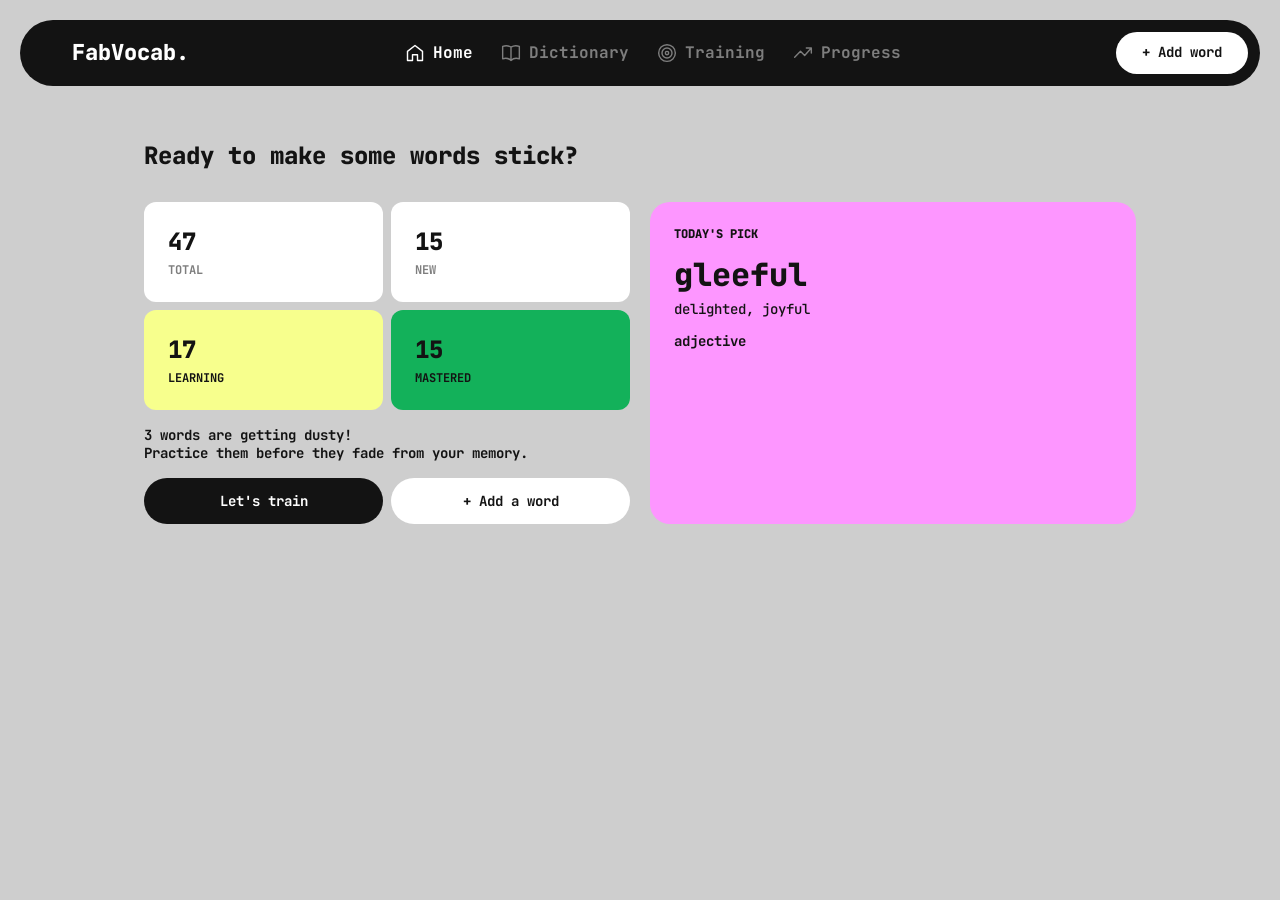
<file: pages/index.html>
<!doctype html>
<html lang="en">
<head>
  <meta charset="utf-8">
  <meta name="viewport" content="width=device-width, initial-scale=1">
  <title>Home | FabVocab</title>

  <link rel="preconnect" href="https://fonts.googleapis.com">
  <link rel="preconnect" href="https://fonts.gstatic.com" crossorigin>
  <link href="https://fonts.googleapis.com/css2?family=JetBrains+Mono:ital,wght@0,100..800;1,100..800&display=swap" rel="stylesheet">
  <link rel="stylesheet" href="../styles/base.css">
  <link rel="stylesheet" href="../styles/home.css">
</head>

<body>
  <!-- Shared decorative icons -->
  <svg class="icon-definitions" xmlns="http://www.w3.org/2000/svg" aria-hidden="true">
    <symbol id="icon-home" viewBox="0 0 24 24">
      <path d="m3 10 9-7 9 7v11h-6v-7H9v7H3Z"/>
    </symbol>

    <symbol id="icon-dictionary" viewBox="0 0 24 24">
      <path d="M12 5v16M12 5C9 3 5 3 2 4v15c3-1 7-1 10 2 3-3 7-3 10-2V4c-3-1-7-1-10 1Z"/>
    </symbol>

    <symbol id="icon-training" viewBox="0 0 24 24">
      <circle cx="12" cy="12" r="10"/>
      <circle cx="12" cy="12" r="6"/>
      <circle cx="12" cy="12" r="2"/>
    </symbol>

    <symbol id="icon-progress" viewBox="0 0 24 24">
      <path d="m2 17 7-7 5 5 8-9 M16 6h6v6"/>
    </symbol>

    <symbol id="icon-plus" viewBox="0 0 24 24">
      <path d="M12 5v14M5 12h14"/>
    </symbol>

    <symbol id="icon-eye" viewBox="0 0 24 24">
      <path d="M1 12s4-8 11-8 11 8 11 8-4 8-11 8S1 12 1 12Z"/>
      <circle cx="12" cy="12" r="3"/>
    </symbol>
  </svg>

  <!-- Mobile header -->
  <header class="mobile-header">
    <a class="brand" href="index.html">FabVocab.</a>
    <span class="profile-avatar">AB</span>
  </header>

  <!-- Bottom navigation on mobile; top navigation on desktop -->
  <nav class="primary-navigation" aria-label="Main navigation">
    <a class="brand" href="index.html">FabVocab.</a>

    <div class="navigation-destinations">
      <a
        class="navigation-item navigation-current"
        href="index.html"
        aria-current="page"
      >
        <svg class="interface-icon" aria-hidden="true">
          <use href="#icon-home"/>
        </svg>
        <span>Home</span>
      </a>

      <a class="navigation-item" href="dictionary.html">
        <svg class="interface-icon" aria-hidden="true">
          <use href="#icon-dictionary"/>
        </svg>
        <span>Dictionary</span>
      </a>

      <a class="navigation-item" href="training.html">
        <svg class="interface-icon" aria-hidden="true">
          <use href="#icon-training"/>
        </svg>
        <span>Training</span>
      </a>

      <a class="navigation-item" href="progress.html">
        <svg class="interface-icon" aria-hidden="true">
          <use href="#icon-progress"/>
        </svg>
        <span>Progress</span>
      </a>
    </div>

    <a class="add-word" href="dictionary.html#add-word" aria-label="Add a word">
      <svg class="interface-icon" aria-hidden="true">
        <use href="#icon-plus"/>
      </svg>
      <span>+ Add word</span>
    </a>
  </nav>

  <main class="home-content">

    <!-- Dashboard: the overview is generated from state by home.js -->
    <section
      class="home-screen home-dashboard"
      id="home"
      aria-labelledby="home-heading"
    >
      <h1 class="home-greeting" id="home-heading">
        Ready to make some words stick?
      </h1>

      <div class="home-overview" id="home-overview"></div>
    </section>

    <!-- Empty state: shown by home.js when the dictionary has no words -->
    <section
      class="home-screen home-empty"
      id="home-empty"
      aria-labelledby="empty-heading"
    >
      <div class="empty-state">
        <div class="empty-message">
          <span class="empty-illustration" aria-hidden="true">
            <svg class="interface-icon">
              <use href="#icon-eye"/>
            </svg>
          </span>

          <h1 class="empty-heading" id="empty-heading">
            Nothing here yet
          </h1>

          <p class="empty-description">
            Your future favourite words are waiting out there — go catch one.
          </p>
        </div>

        <a class="button button-primary action-first" href="dictionary.html#add-word">
          + Add the first one
        </a>
      </div>
    </section>
  </main>

  <script type="module" src="../scripts/home.js"></script>
</body>
</html>
</file>
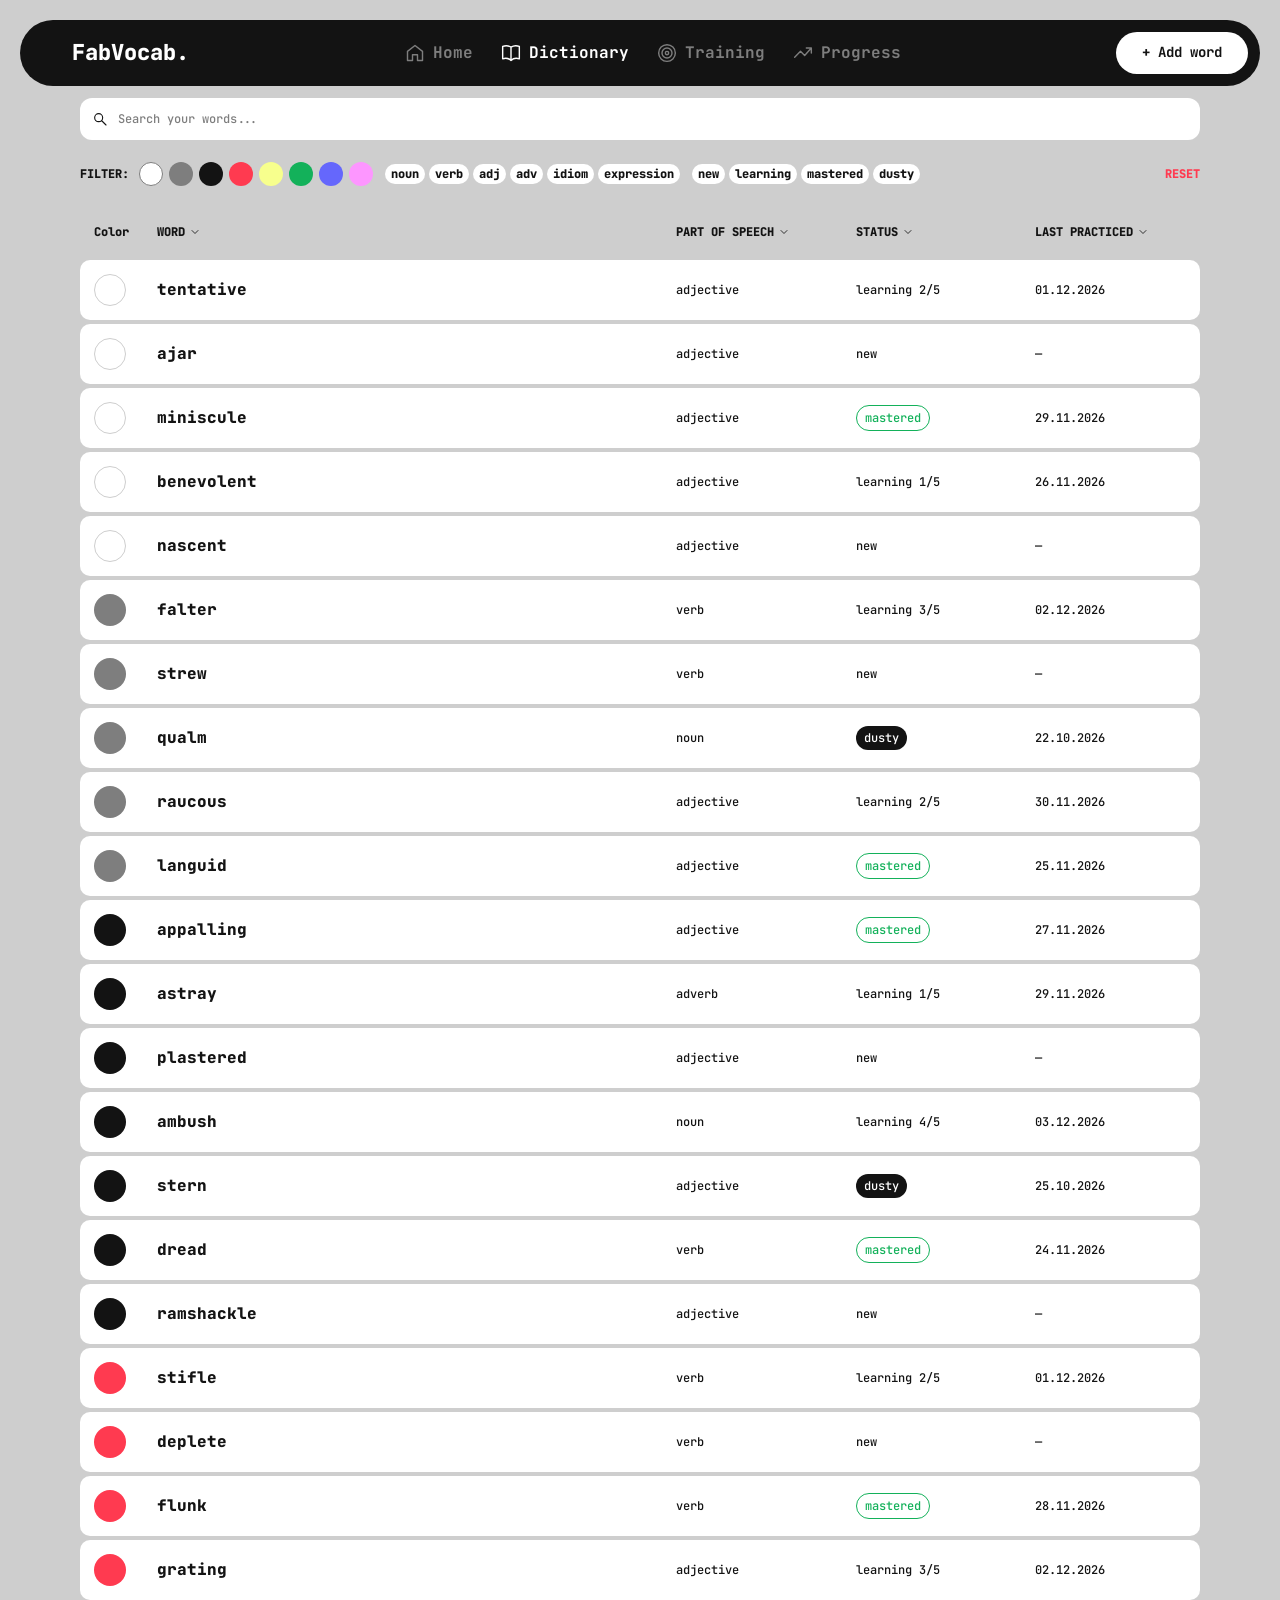
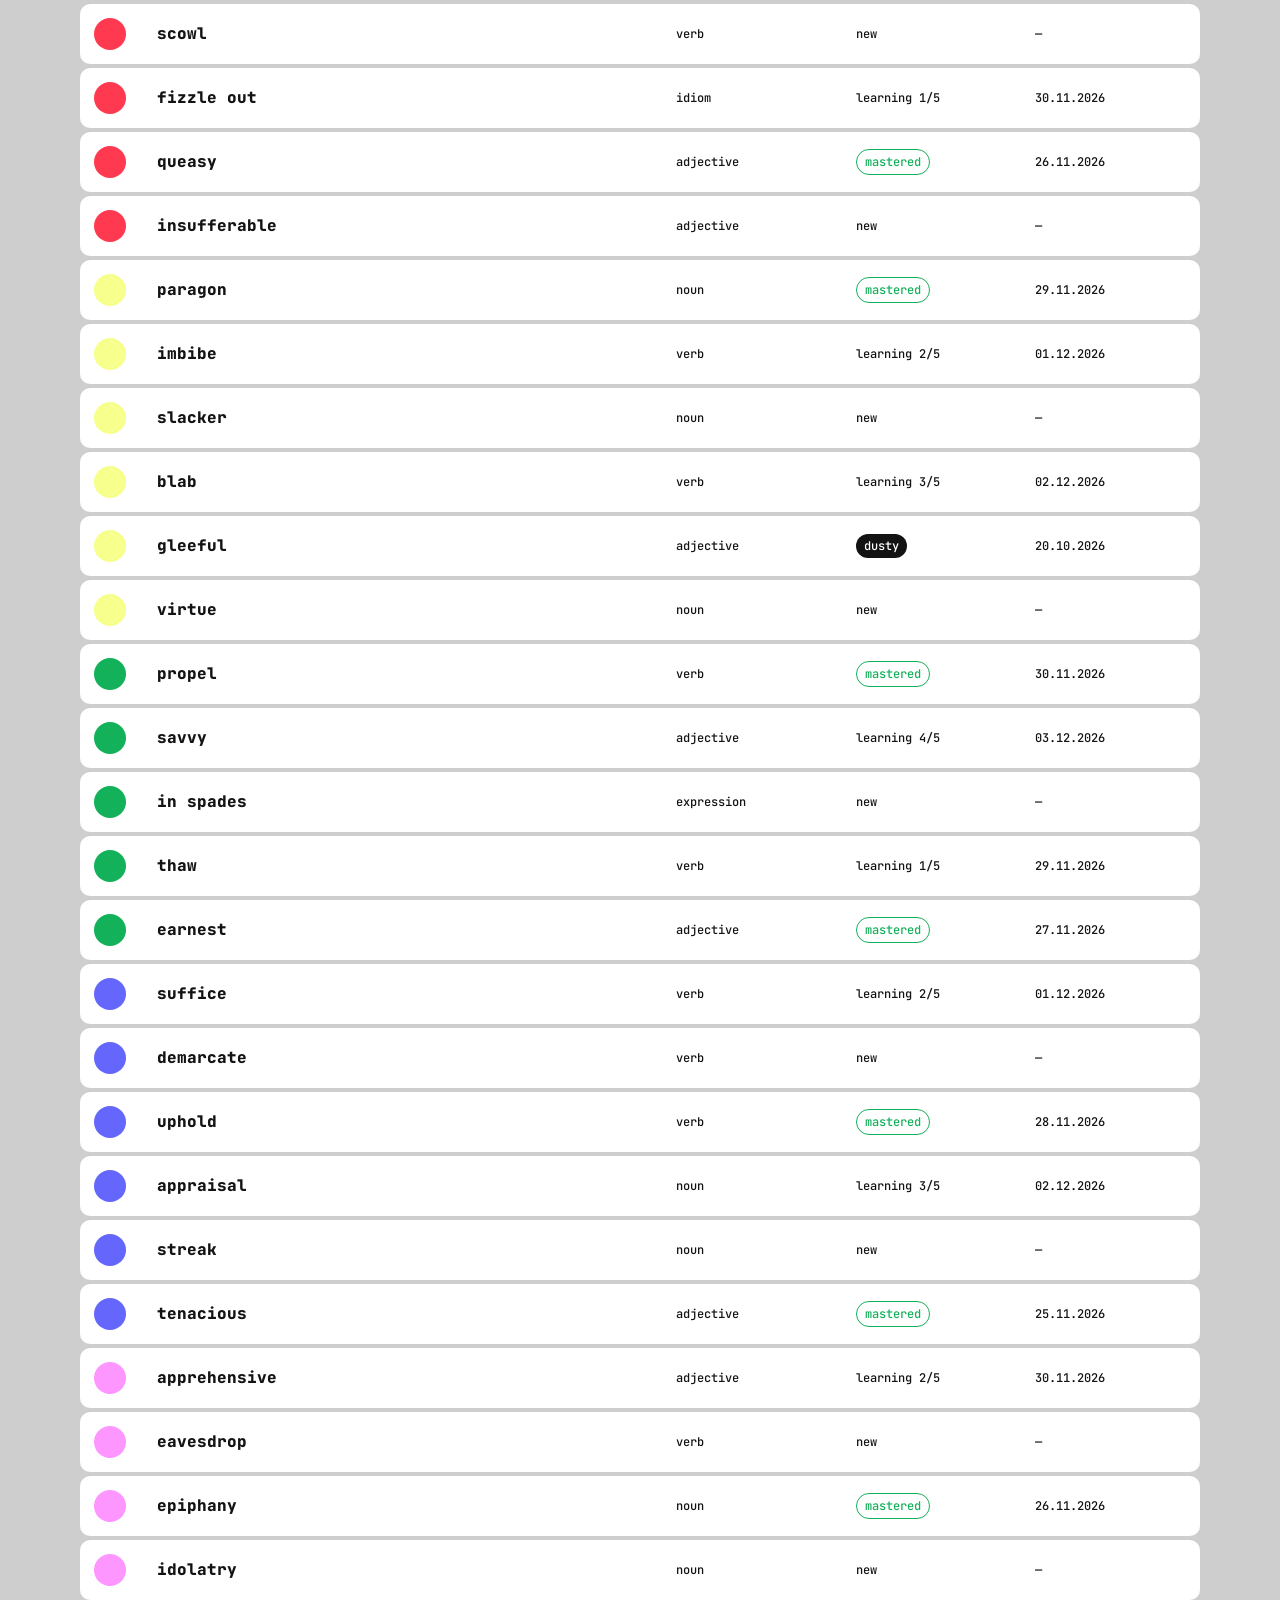
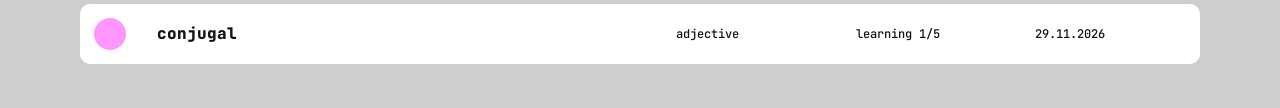
<file: pages/dictionary.html>
<!doctype html>
<html lang="en">
<head>
  <meta charset="utf-8">
  <meta name="viewport" content="width=device-width, initial-scale=1">
  <title>Dictionary | FabVocab</title>

  <link rel="preconnect" href="https://fonts.googleapis.com">
  <link rel="preconnect" href="https://fonts.gstatic.com" crossorigin>
  <link href="https://fonts.googleapis.com/css2?family=JetBrains+Mono:ital,wght@0,100..800;1,100..800&display=swap" rel="stylesheet">
  <link rel="stylesheet" href="../styles/base.css">
  <link rel="stylesheet" href="../styles/dictionary.css">
</head>

<body>
  <!-- Shared decorative icons -->
  <svg class="icon-definitions" xmlns="http://www.w3.org/2000/svg" aria-hidden="true">
    <symbol id="icon-home" viewBox="0 0 24 24">
      <path d="m3 10 9-7 9 7v11h-6v-7H9v7H3Z"/>
    </symbol>

    <symbol id="icon-dictionary" viewBox="0 0 24 24">
      <path d="M12 5v16M12 5C9 3 5 3 2 4v15c3-1 7-1 10 2 3-3 7-3 10-2V4c-3-1-7-1-10 1Z"/>
    </symbol>

    <symbol id="icon-training" viewBox="0 0 24 24">
      <circle cx="12" cy="12" r="10"/>
      <circle cx="12" cy="12" r="6"/>
      <circle cx="12" cy="12" r="2"/>
    </symbol>

    <symbol id="icon-progress" viewBox="0 0 24 24">
      <path d="m2 17 7-7 5 5 8-9 M16 6h6v6"/>
    </symbol>

    <symbol id="icon-plus" viewBox="0 0 24 24">
      <path d="M12 5v14M5 12h14"/>
    </symbol>

    <symbol id="icon-search" viewBox="0 0 24 24">
      <circle cx="10" cy="10" r="6"/>
      <path d="m15 15 6 6"/>
    </symbol>

    <symbol id="icon-chevron" viewBox="0 0 24 24">
      <path d="m9 5 7 7-7 7"/>
    </symbol>

    <symbol id="icon-caret" viewBox="0 0 24 24">
      <path d="m6 9 6 6 6-6"/>
    </symbol>

    <symbol id="icon-trash" viewBox="0 0 24 24">
      <path d="M3 6h18M9 6V3h6v3M5 6l1 15h12l1-15M10 10v7M14 10v7"/>
    </symbol>

    <symbol id="icon-paste" viewBox="0 0 24 24">
      <path d="M9 4H6a1 1 0 0 0-1 1v15a1 1 0 0 0 1 1h12a1 1 0 0 0 1-1V5a1 1 0 0 0-1-1h-3M9 3h6v4H9V3z"/>
    </symbol>

    <symbol id="icon-copy" viewBox="0 0 24 24">
      <path d="M6 15.5H5a1 1 0 0 1-1-1V5a1 1 0 0 1 1-1h9.5a1 1 0 0 1 1 1v1m-6 14H19a1 1 0 0 0 1-1V9.5a1 1 0 0 0-1-1H9.5a1 1 0 0 0-1 1V19a1 1 0 0 0 1 1Z"/>
    </symbol>
  </svg>

  <!-- Shared mobile header; the title is updated by dictionary.js -->
  <header class="mobile-header">
    <span class="mobile-title" id="dictionary-mobile-title">Dictionary</span>
    <span class="profile-avatar">AB</span>
  </header>

  <!-- Bottom navigation on mobile; top navigation on desktop -->
  <nav class="primary-navigation" aria-label="Main navigation">
    <a class="brand" href="index.html">FabVocab.</a>

    <div class="navigation-destinations">
      <a class="navigation-item" href="index.html">
        <svg class="interface-icon" aria-hidden="true"><use href="#icon-home"/></svg>
        <span>Home</span>
      </a>

      <a class="navigation-item navigation-current" href="dictionary.html" aria-current="page">
        <svg class="interface-icon" aria-hidden="true"><use href="#icon-dictionary"/></svg>
        <span>Dictionary</span>
      </a>

      <a class="navigation-item" href="training.html">
        <svg class="interface-icon" aria-hidden="true"><use href="#icon-training"/></svg>
        <span>Training</span>
      </a>

      <a class="navigation-item" href="progress.html">
        <svg class="interface-icon" aria-hidden="true"><use href="#icon-progress"/></svg>
        <span>Progress</span>
      </a>
    </div>

    <a class="add-word" href="#add-word" aria-label="Add a word">
      <svg class="interface-icon" aria-hidden="true"><use href="#icon-plus"/></svg>
      <span>+ Add word</span>
    </a>
  </nav>

  <main class="dictionary-app">

    <!-- 1. Dictionary list -->
    <section
      class="dictionary-screen dictionary-list"
      id="dictionary"
      aria-labelledby="dictionary-heading"
    >
      <h1 class="sr-only" id="dictionary-heading">Dictionary</h1>

      <div class="search-field">
        <label class="sr-only" for="word-search">Search your words</label>
        <svg class="interface-icon" aria-hidden="true"><use href="#icon-search"/></svg>
        <input id="word-search" type="search" placeholder="Search your words...">
      </div>

      <form class="dictionary-filters" id="dictionary-filters">
        <div class="filter-colors">
          <span class="filter-label">Filter:</span>

          <fieldset class="filter-picker">
            <legend class="sr-only">Filter by color</legend>

            <div class="color-picker">
              <label class="color-option color-white" for="filter-white">
                <input id="filter-white" type="radio" name="filter-color" value="white" aria-label="White">
              </label>
              <label class="color-option color-gray" for="filter-gray">
                <input id="filter-gray" type="radio" name="filter-color" value="gray" aria-label="Gray">
              </label>
              <label class="color-option color-black" for="filter-black">
                <input id="filter-black" type="radio" name="filter-color" value="black" aria-label="Black">
              </label>
              <label class="color-option color-red" for="filter-red">
                <input id="filter-red" type="radio" name="filter-color" value="red" aria-label="Red">
              </label>
              <label class="color-option color-yellow" for="filter-yellow">
                <input id="filter-yellow" type="radio" name="filter-color" value="yellow" aria-label="Yellow">
              </label>
              <label class="color-option color-green" for="filter-green">
                <input id="filter-green" type="radio" name="filter-color" value="green" aria-label="Green">
              </label>
              <label class="color-option color-blue" for="filter-blue">
                <input id="filter-blue" type="radio" name="filter-color" value="blue" aria-label="Blue">
              </label>
              <label class="color-option color-pink" for="filter-pink">
                <input id="filter-pink" type="radio" name="filter-color" value="pink" aria-label="Pink">
              </label>
            </div>
          </fieldset>
        </div>

        <fieldset class="filter-chips">
          <legend class="sr-only">Part of speech filter</legend>
          <label><input type="radio" name="speech-filter" value="noun">noun</label>
          <label><input type="radio" name="speech-filter" value="verb">verb</label>
          <label><input type="radio" name="speech-filter" value="adjective">adj</label>
          <label><input type="radio" name="speech-filter" value="adverb">adv</label>
          <label><input type="radio" name="speech-filter" value="idiom">idiom</label>
          <label><input type="radio" name="speech-filter" value="expression">expression</label>
        </fieldset>

        <fieldset class="filter-chips status-filters">
          <legend class="sr-only">Learning status filter</legend>
          <label><input type="radio" name="status-filter" value="new">new</label>
          <label><input type="radio" name="status-filter" value="learning">learning</label>
          <label><input type="radio" name="status-filter" value="mastered">mastered</label>
          <label><input type="radio" name="status-filter" value="dusty">dusty</label>
        </fieldset>

        <button class="filter-reset" type="button" id="filter-reset">Reset</button>
      </form>

      <!-- Rows become cards on mobile via CSS -->
      <table class="word-table">
        <caption class="sr-only">Saved words</caption>
        <thead class="word-table-header">
          <tr>
            <th scope="col">Color</th>
            <th scope="col" aria-sort="none" data-sort-col="word">
              <button class="table-sort" type="button" data-sort="word">
                Word
                <svg class="interface-icon" aria-hidden="true"><use href="#icon-caret"/></svg>
              </button>
            </th>
            <th scope="col" aria-sort="none" data-sort-col="pos">
              <button class="table-sort" type="button" data-sort="pos">
                Part of speech
                <svg class="interface-icon" aria-hidden="true"><use href="#icon-caret"/></svg>
              </button>
            </th>
            <th scope="col" aria-sort="none" data-sort-col="status">
              <button class="table-sort" type="button" data-sort="status">
                Status
                <svg class="interface-icon" aria-hidden="true"><use href="#icon-caret"/></svg>
              </button>
            </th>
            <th scope="col" aria-sort="none" data-sort-col="date">
              <button class="table-sort" type="button" data-sort="date">
                Last practiced
                <svg class="interface-icon" aria-hidden="true"><use href="#icon-caret"/></svg>
              </button>
            </th>
          </tr>
        </thead>

        <tbody id="word-tbody"></tbody>
      </table>

      <!-- Shown by dictionary.js when a search / filter returns nothing -->
      <div class="empty-message dictionary-empty-note" id="dictionary-empty-note" hidden>
        <span class="empty-icon">
          <svg class="interface-icon" aria-hidden="true"><use href="#icon-search"/></svg>
        </span>
        <h2>Nope, nothing here.</h2>
        <p>Did you make that word up?</p>
      </div>
    </section>

    <!-- 2. Add word -->
    <section
      class="dictionary-screen form-screen"
      id="add-word"
      aria-labelledby="add-heading"
    >
      <h1 class="form-heading" id="add-heading">New word</h1>

      <form class="word-form" id="add-form" novalidate>
        <div class="form-field">
          <label for="add-text">Word *</label>
          <div class="field-with-paste">
            <input id="add-text" name="word" placeholder="What is it?" required>
            <button
              class="paste-button"
              type="button"
              data-paste-target="add-text"
              aria-label="Paste from clipboard"
              title="Paste from clipboard"
            >
              <svg class="interface-icon" aria-hidden="true"><use href="#icon-paste"/></svg>
            </button>
          </div>
        </div>

        <div class="form-field">
          <label for="add-speech">Part of speech *</label>
          <select id="add-speech" name="pos" required></select>
        </div>

        <fieldset class="form-field">
          <legend>Color *</legend>
          <div class="color-picker" data-color-picker="add"></div>
        </fieldset>

        <div class="form-field">
          <label for="add-definition">Definition *</label>
          <div class="field-with-paste">
            <textarea id="add-definition" name="definition" placeholder="What does it mean?" required></textarea>
            <button
              class="paste-button paste-button-tall"
              type="button"
              data-paste-target="add-definition"
              aria-label="Paste from clipboard"
              title="Paste from clipboard"
            >
              <svg class="interface-icon" aria-hidden="true"><use href="#icon-paste"/></svg>
            </button>
          </div>
        </div>

        <div class="form-field">
          <label for="add-translation">Translation</label>
          <div class="field-with-paste">
            <input id="add-translation" name="translation" placeholder="What does it mean in your lang?">
            <button
              class="paste-button"
              type="button"
              data-paste-target="add-translation"
              aria-label="Paste from clipboard"
              title="Paste from clipboard"
            >
              <svg class="interface-icon" aria-hidden="true"><use href="#icon-paste"/></svg>
            </button>
          </div>
        </div>

        <div class="form-field">
          <label for="add-example">Example</label>
          <div class="field-with-paste">
            <input id="add-example" name="example" placeholder="Later is fine">
            <button
              class="paste-button"
              type="button"
              data-paste-target="add-example"
              aria-label="Paste from clipboard"
              title="Paste from clipboard"
            >
              <svg class="interface-icon" aria-hidden="true"><use href="#icon-paste"/></svg>
            </button>
          </div>
        </div>

        <div class="form-actions">
          <button class="button button-primary" type="submit">Lock it in</button>
        </div>
      </form>
    </section>

    <!-- 3. Word details — generated by dictionary.js from the selected word -->
    <section
      class="dictionary-screen detail-screen"
      id="word-detail"
      aria-labelledby="detail-heading"
    >
      <div id="detail-root"></div>
    </section>

    <!-- 4. Edit word -->
    <section
      class="dictionary-screen form-screen"
      id="edit-word"
      aria-labelledby="edit-heading"
    >
      <h1 class="form-heading" id="edit-heading">Edit word</h1>

      <form class="word-form" id="edit-form" novalidate>
        <div class="form-field">
          <label for="edit-text">Word *</label>
          <input id="edit-text" name="word" required>
        </div>

        <div class="form-field">
          <label for="edit-speech">Part of speech *</label>
          <select id="edit-speech" name="pos" required></select>
        </div>

        <fieldset class="form-field">
          <legend>Color *</legend>
          <div class="color-picker" data-color-picker="edit"></div>
        </fieldset>

        <div class="form-field">
          <label for="edit-definition">Definition *</label>
          <textarea id="edit-definition" name="definition" required></textarea>
        </div>

        <div class="form-field">
          <label for="edit-translation">Translation</label>
          <input id="edit-translation" name="translation" placeholder="What does it mean in your lang?">
        </div>

        <div class="form-field">
          <label for="edit-example">Example</label>
          <input id="edit-example" name="example" placeholder="Later is fine">
        </div>

        <div class="form-actions">
          <button class="button button-delete" type="button" id="edit-delete">Delete word</button>
          <button class="button button-primary" type="submit">Save</button>
        </div>
      </form>
    </section>
  </main>

  <!-- Delete confirmation modal (opened from detail / edit) -->
  <div class="delete-overlay" id="delete-modal" hidden>
    <div
      class="delete-dialog"
      role="dialog"
      aria-modal="true"
      aria-labelledby="delete-heading"
      aria-describedby="delete-description"
    >
      <h2 id="delete-heading">Sure?</h2>
      <p id="delete-description">It's been through a lot with you.</p>
      <button class="button button-danger" type="button" id="delete-confirm">Delete</button>
      <button class="button button-secondary" type="button" id="delete-cancel">Keep it</button>
    </div>
  </div>

  <!-- Transient status toast (e.g. "Locked in. Next victim?") -->
  <aside class="success-toast" id="dictionary-toast" role="status" hidden>
    <span id="dictionary-toast-text"></span>
    <button type="button" id="dictionary-toast-dismiss" aria-label="Dismiss notification">×</button>
  </aside>

  <script type="module" src="../scripts/dictionary.js"></script>
</body>
</html>
</file>
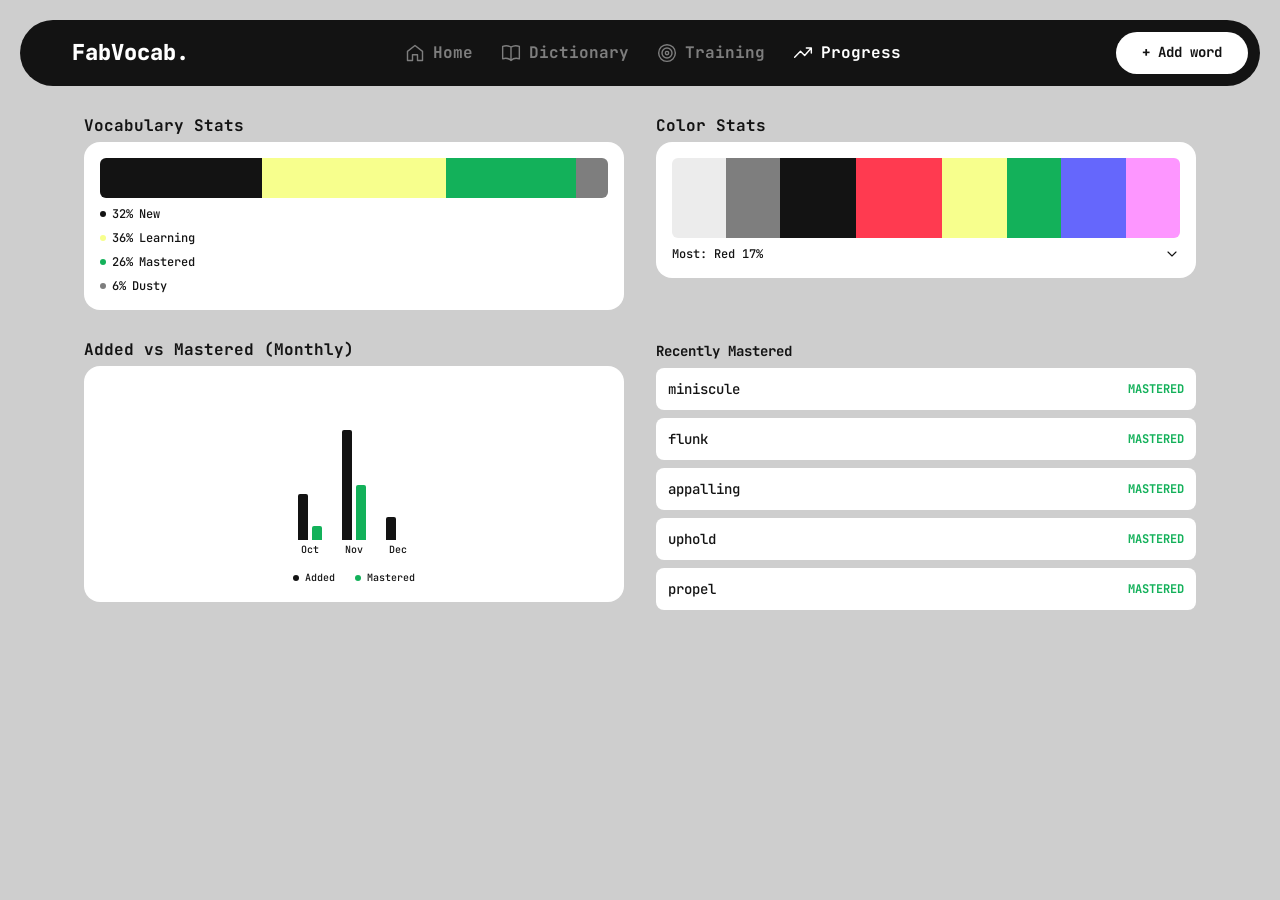
<file: pages/progress.html>
<!doctype html>
<html lang="en">
<head>
  <meta charset="utf-8">
  <meta name="viewport" content="width=device-width, initial-scale=1">
  <title>Progress | FabVocab</title>

  <link rel="preconnect" href="https://fonts.googleapis.com">
  <link rel="preconnect" href="https://fonts.gstatic.com" crossorigin>
  <link href="https://fonts.googleapis.com/css2?family=JetBrains+Mono:ital,wght@0,100..800;1,100..800&display=swap" rel="stylesheet">
  <link rel="stylesheet" href="../styles/base.css">
  <link rel="stylesheet" href="../styles/progress.css">
</head>

<body>
  <!-- Shared decorative icons -->
  <svg class="icon-definitions" xmlns="http://www.w3.org/2000/svg" aria-hidden="true">
    <symbol id="icon-home" viewBox="0 0 24 24">
      <path d="m3 10 9-7 9 7v11h-6v-7H9v7H3Z"/>
    </symbol>

    <symbol id="icon-dictionary" viewBox="0 0 24 24">
      <path d="M12 5v16M12 5C9 3 5 3 2 4v15c3-1 7-1 10 2 3-3 7-3 10-2V4c-3-1-7-1-10 1Z"/>
    </symbol>

    <symbol id="icon-training" viewBox="0 0 24 24">
      <circle cx="12" cy="12" r="10"/>
      <circle cx="12" cy="12" r="6"/>
      <circle cx="12" cy="12" r="2"/>
    </symbol>

    <symbol id="icon-progress" viewBox="0 0 24 24">
      <path d="m2 17 7-7 5 5 8-9 M16 6h6v6"/>
    </symbol>

    <symbol id="icon-plus" viewBox="0 0 24 24">
      <path d="M12 5v14M5 12h14"/>
    </symbol>

    <symbol id="icon-chevron" viewBox="0 0 24 24">
      <path d="m6 9 6 6 6-6"/>
    </symbol>
  </svg>

  <!-- Mobile header -->
  <header class="mobile-header">
    <span class="mobile-title">Progress</span>
    <span class="profile-avatar">AB</span>
  </header>

  <!-- Bottom navigation on mobile; top navigation on desktop -->
  <nav class="primary-navigation" aria-label="Main navigation">
    <a class="brand" href="index.html">FabVocab.</a>

    <div class="navigation-destinations">
      <a class="navigation-item" href="index.html">
        <svg class="interface-icon" aria-hidden="true">
          <use href="#icon-home"/>
        </svg>
        <span>Home</span>
      </a>

      <a class="navigation-item" href="dictionary.html">
        <svg class="interface-icon" aria-hidden="true">
          <use href="#icon-dictionary"/>
        </svg>
        <span>Dictionary</span>
      </a>

      <a class="navigation-item" href="training.html">
        <svg class="interface-icon" aria-hidden="true">
          <use href="#icon-training"/>
        </svg>
        <span>Training</span>
      </a>

      <a
        class="navigation-item navigation-current"
        href="progress.html"
        aria-current="page"
      >
        <svg class="interface-icon" aria-hidden="true">
          <use href="#icon-progress"/>
        </svg>
        <span>Progress</span>
      </a>
    </div>

    <a class="add-word" href="dictionary.html#add-word" aria-label="Add a word">
      <svg class="interface-icon" aria-hidden="true">
        <use href="#icon-plus"/>
      </svg>
      <span>+ Add word</span>
    </a>
  </nav>

  <main class="progress-content">

    <!-- Populated progress — panels are generated by progress.js -->
    <section
      class="progress-screen progress-populated"
      id="progress"
      aria-labelledby="progress-heading"
    ></section>

    <!-- Empty progress -->
    <section
      class="progress-screen progress-empty"
      id="progress-empty"
      aria-labelledby="empty-heading"
    >
      <div class="empty-state">
        <div class="empty-message">
          <span class="empty-illustration" aria-hidden="true">
            <svg class="interface-icon">
              <use href="#icon-progress"/>
            </svg>
          </span>

          <h1 class="empty-heading" id="empty-heading">
            Nothing here yet
          </h1>

          <p class="empty-description">
            Nothing to show yet — but that’s the boring part, go fix it.
          </p>
        </div>

        <a class="button button-primary empty-action" href="dictionary.html#add-word">
          Go catch some words
        </a>
      </div>
    </section>
  </main>

  <script type="module" src="../scripts/progress.js"></script>
</body>
</html>
</file>
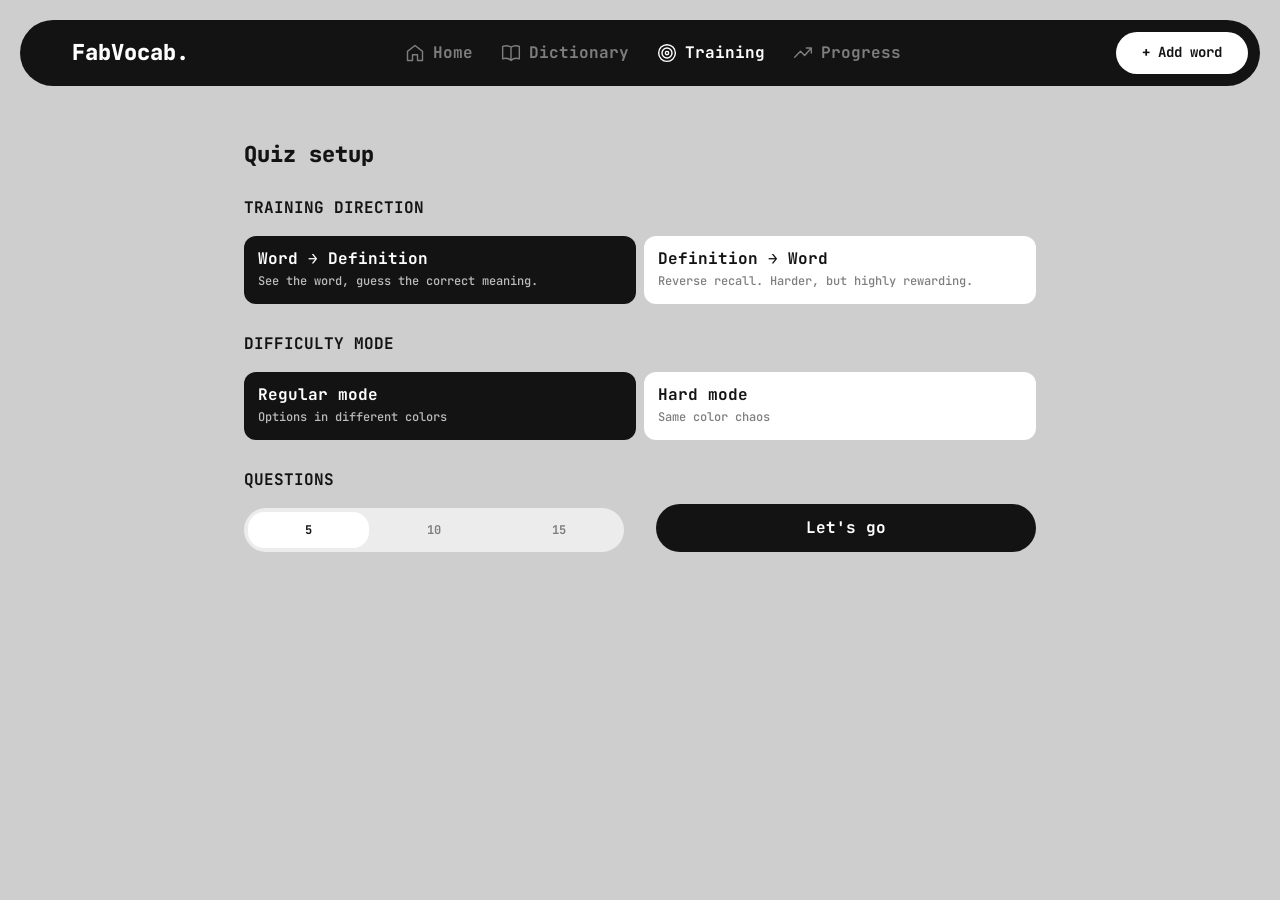
<file: pages/training.html>
<!doctype html>
<html lang="en">
<head>
  <meta charset="utf-8">
  <meta name="viewport" content="width=device-width, initial-scale=1">
  <title>Training | FabVocab</title>

  <link rel="preconnect" href="https://fonts.googleapis.com">
  <link rel="preconnect" href="https://fonts.gstatic.com" crossorigin>
  <link href="https://fonts.googleapis.com/css2?family=JetBrains+Mono:ital,wght@0,100..800;1,100..800&display=swap" rel="stylesheet">
  <link rel="stylesheet" href="../styles/base.css">
  <link rel="stylesheet" href="../styles/training.css">
</head>

<body>
  <svg class="icon-definitions" xmlns="http://www.w3.org/2000/svg" aria-hidden="true">
    <symbol id="icon-home" viewBox="0 0 24 24">
      <path d="m3 10 9-7 9 7v11h-6v-7H9v7H3Z"/>
    </symbol>

    <symbol id="icon-dictionary" viewBox="0 0 24 24">
      <path d="M12 5v16M12 5C9 3 5 3 2 4v15c3-1 7-1 10 2 3-3 7-3 10-2V4c-3-1-7-1-10 1Z"/>
    </symbol>

    <symbol id="icon-training" viewBox="0 0 24 24">
      <circle cx="12" cy="12" r="10"/>
      <circle cx="12" cy="12" r="6"/>
      <circle cx="12" cy="12" r="2"/>
    </symbol>

    <symbol id="icon-progress" viewBox="0 0 24 24">
      <path d="m2 17 7-7 5 5 8-9 M16 6h6v6"/>
    </symbol>

    <symbol id="icon-plus" viewBox="0 0 24 24">
      <path d="M12 5v14M5 12h14"/>
    </symbol>

    <symbol id="icon-chevron" viewBox="0 0 16 16">
      <path d="m4 6 4 4 4-4"/>
    </symbol>
  </svg>

  <!-- Mobile header; the title is updated by training.js -->
  <header class="mobile-header">
    <p class="mobile-title" id="training-mobile-title">Quiz setup</p>
    <span class="profile-avatar">AB</span>
  </header>

  <!-- Bottom navigation on mobile; top navigation on desktop -->
  <nav class="primary-navigation" aria-label="Main navigation">
    <a class="brand" href="index.html">FabVocab.</a>

    <div class="navigation-destinations">
      <a class="navigation-item" href="index.html">
        <svg class="interface-icon" aria-hidden="true"><use href="#icon-home"/></svg>
        <span>Home</span>
      </a>

      <a class="navigation-item" href="dictionary.html">
        <svg class="interface-icon" aria-hidden="true"><use href="#icon-dictionary"/></svg>
        <span>Dictionary</span>
      </a>

      <a
        href="training.html"
        class="navigation-item navigation-current"
        aria-current="page"
      >
        <svg class="interface-icon" aria-hidden="true"><use href="#icon-training"/></svg>
        <span>Training</span>
      </a>

      <a class="navigation-item" href="progress.html">
        <svg class="interface-icon" aria-hidden="true"><use href="#icon-progress"/></svg>
        <span>Progress</span>
      </a>
    </div>

    <a class="add-word" href="dictionary.html#add-word" aria-label="Add a word">
      <svg class="interface-icon" aria-hidden="true"><use href="#icon-plus"/></svg>
      <span>+ Add word</span>
    </a>
  </nav>

  <main class="training-content">

    <!-- 1. Quiz setup -->
    <section
      id="training-setup"
      class="training-screen setup-screen"
      aria-labelledby="setup-heading"
    >
      <h1 id="setup-heading">Quiz setup</h1>

      <form class="setup-form" id="setup-form">
        <fieldset>
          <legend>Training direction</legend>

          <div class="setup-options">
            <label class="setup-choice">
              <input class="native-radio" type="radio" name="setup-direction" value="word" checked>
              <span class="choice-title">Word → Definition</span>
              <span class="choice-description">See the word, guess the correct meaning.</span>
            </label>

            <label class="setup-choice">
              <input class="native-radio" type="radio" name="setup-direction" value="definition">
              <span class="choice-title">Definition → Word</span>
              <span class="choice-description">Reverse recall. Harder, but highly rewarding.</span>
            </label>
          </div>
        </fieldset>

        <fieldset>
          <legend>Difficulty Mode</legend>

          <div class="setup-options">
            <label class="setup-choice">
              <input class="native-radio" type="radio" name="setup-difficulty" value="regular" checked>
              <span class="choice-title">Regular mode</span>
              <span class="choice-description">Options in different colors</span>
            </label>

            <label class="setup-choice">
              <input class="native-radio" type="radio" name="setup-difficulty" value="hard">
              <span class="choice-title">Hard mode</span>
              <span class="choice-description" id="hard-mode-note">Same color chaos</span>
            </label>
          </div>
        </fieldset>

        <div class="setup-start-row">
          <fieldset>
            <legend>Questions</legend>

            <div class="question-count">
              <label>
                <input class="native-radio" type="radio" name="setup-count" value="5" checked>
                <span>5</span>
              </label>
              <label>
                <input class="native-radio" type="radio" name="setup-count" value="10">
                <span>10</span>
              </label>
              <label>
                <input class="native-radio" type="radio" name="setup-count" value="15">
                <span>15</span>
              </label>
            </div>
          </fieldset>

          <button type="submit" class="button button-primary setup-start" id="setup-start">
            Let's go
          </button>
        </div>

        <p class="setup-note" id="setup-note" hidden></p>
      </form>
    </section>

    <!-- 2. Question / hint / feedback — one screen, states toggled by training.js -->
    <section
      id="quiz-question"
      class="training-screen quiz-screen question-screen"
      aria-labelledby="quiz-heading"
    >
      <h1 id="quiz-heading">Quiz</h1>
      <div id="quiz-root"></div>
    </section>

    <!-- 3. Results -->
    <section
      id="training-results"
      class="training-screen results-screen"
      aria-labelledby="results-heading"
    >
      <h1 id="results-heading">Training complete</h1>
      <div id="results-root"></div>
    </section>
  </main>

  <script type="module" src="../scripts/training.js"></script>
</body>
</html>
</file>
<file: styles/base.css>
/*
  FabVocab — shared foundation.
  Design tokens, base styles, mobile header, primary navigation, buttons
  and the shared empty-state pattern. Page-specific styles live in
  home.css / dictionary.css / training.css / progress.css.
*/

:root {
  /* Color tokens */
  --canvas: #cecece;
  --paper: #ffffff;
  --ink: #131313;
  --gray: #7e7e7e;
  --muted: #ececec;
  --ink-soft: #2f2f2f;
  --red: #ff3a50;
  --red-soft: #e02f44;
  --yellow: #f7ff8d;
  --green: #13b15a;
  --blue: #6567fc;
  --pink: #fd96ff;

  /* Typography tokens */
  --font-interface: "JetBrains Mono", monospace;
  --font-size-xs: 10px;
  --font-size-sm: 12px;
  --font-size-md: 14px;
  --font-size-lg: 16px;
  --font-weight-bold: 700;
  --font-weight-black: 800;

  /* Spacing tokens */
  --space-2xs: 4px;
  --space-xs: 8px;
  --space-sm: 12px;
  --space-md: 16px;
  --space-lg: 20px;
  --space-xl: 24px;
  --space-2xl: 32px;
  --page-gutter: 16px;

  /* Shape tokens */
  --radius-sm: 8px;
  --radius-md: 12px;
  --radius-lg: 16px;
  --radius-xl: 20px;
  --radius-pill: 999px;

  /* Motion tokens */
  --transition-fast: 120ms ease;

  /* Layout tokens */
  --navigation-clearance: calc(112px + env(safe-area-inset-bottom, 0px));
  --icon-size: 20px;
}

/* Base styles */

* {
  box-sizing: border-box;
}

html {
  background: var(--canvas);
  color: var(--ink);
}

body {
  margin: 0;
  min-height: 100vh;
  min-height: 100dvh;
  display: flow-root;

  font-family: var(--font-interface);
  font-optical-sizing: auto;
  font-size: var(--font-size-md);
  font-weight: 500;
  line-height: 1.4;
}

button,
input,
select,
textarea {
  font: inherit;
  color: inherit;
}

button,
a,
summary,
label {
  -webkit-tap-highlight-color: transparent;
}

button,
a {
  touch-action: manipulation;
}

button {
  border: 0;
  cursor: pointer;
}

button:disabled {
  cursor: not-allowed;
}

a {
  color: inherit;
  text-decoration: none;
}

h1,
h2,
h3,
p,
ul,
ol,
dl,
dd,
figure {
  margin: 0;
}

ul,
ol {
  padding: 0;
}

fieldset {
  min-width: 0;
  margin: 0;
  padding: 0;
  border: 0;
}

legend {
  padding: 0;
}

:where(a, button, summary):focus-visible {
  outline: 3px solid var(--ink);
  outline-offset: 4px;
}

/* Shared helpers */

.sr-only {
  position: absolute;
  width: 1px;
  height: 1px;
  padding: 0;
  margin: -1px;
  overflow: hidden;
  clip-path: inset(50%);
  white-space: nowrap;
  border: 0;
}

.icon-definitions {
  position: absolute;
  width: 0;
  height: 0;
  overflow: hidden;
}

.interface-icon {
  width: var(--icon-size);
  height: var(--icon-size);
  flex-shrink: 0;
  fill: none;
  stroke: currentColor;
  stroke-width: 1.7;
  stroke-linecap: round;
  stroke-linejoin: round;
}

.desktop-only {
  display: none;
}

/* Mobile header */

.mobile-header {
  height: 96px;
  padding: 40px var(--page-gutter) 0;

  display: flex;
  align-items: center;
  justify-content: space-between;
  gap: var(--space-xs);
}

.mobile-title,
.mobile-header .brand {
  font-size: 22px;
  font-weight: var(--font-weight-black);
  line-height: 28px;
}

.mobile-header .brand:hover {
  text-decoration: underline;
}

.profile-avatar {
  display: grid;
  place-items: center;

  width: 32px;
  height: 32px;
  border-radius: 50%;
  background: var(--pink);
  color: var(--ink);

  font-size: var(--font-size-sm);
  font-weight: var(--font-weight-bold);
}

/* Bottom navigation on mobile; top navigation on desktop */

.primary-navigation {
  position: fixed;
  z-index: 10;
  bottom: calc(12px + env(safe-area-inset-bottom, 0px));
  left: var(--page-gutter);
  right: var(--page-gutter);

  height: 72px;
  padding: var(--space-sm);
  border-radius: var(--radius-pill);
  background: var(--ink);
  color: var(--gray);

  display: flex;
  align-items: center;
  gap: var(--space-xs);
}

.primary-navigation .brand,
.add-word span {
  display: none;
}

.navigation-destinations {
  flex: 1;
  min-width: 0;

  display: flex;
  justify-content: space-around;
  align-items: center;
}

.navigation-item {
  display: flex;
  flex: 1;
  min-width: 0;
  min-height: 48px;
  flex-direction: column;
  align-items: center;
  justify-content: center;
  gap: var(--space-2xs);

  padding: 0;
  background: transparent;
  color: inherit;

  font-size: var(--font-size-xs);
  font-weight: var(--font-weight-bold);
  line-height: 14px;

  transition: color var(--transition-fast);
}

.navigation-item:hover {
  color: var(--paper);
}

.navigation-current {
  color: var(--paper);
}

.add-word {
  flex: 0 0 48px;
  height: 48px;

  display: grid;
  place-items: center;

  border-radius: 50%;
  background: var(--paper);
  color: var(--ink);

  transition: background-color var(--transition-fast);
}

.add-word:hover {
  background: var(--muted);
}

.primary-navigation :is(a, button):focus-visible {
  outline-color: var(--pink);
}

/* Buttons */

.button {
  display: inline-flex;
  align-items: center;
  justify-content: center;
  gap: var(--space-xs);

  min-height: 46px;
  padding: var(--space-sm) var(--space-lg);
  border: 0;
  border-radius: var(--radius-pill);

  font-size: var(--font-size-md);
  font-weight: var(--font-weight-bold);
  line-height: 18px;
  text-align: center;

  transition:
    background-color var(--transition-fast),
    color var(--transition-fast);
}

.button-primary {
  background: var(--ink);
  color: var(--paper);
}

.button-primary:hover {
  background: var(--ink-soft);
}

.button-primary:disabled {
  background: var(--gray);
  color: var(--paper);
}

.button-secondary {
  background: var(--paper);
  color: var(--ink);
}

.button-secondary:hover {
  background: var(--muted);
}

.button-danger {
  background: var(--red);
  color: var(--paper);
}

.button-danger:hover {
  background: var(--red-soft);
}

.button-delete {
  background: var(--muted);
  color: var(--red);
}

.button-delete:hover {
  background: var(--canvas);
}

/* Compact size variant for toolbar buttons */
.button-compact {
  min-height: 36px;
  padding: var(--space-xs) var(--space-sm);
  font-size: var(--font-size-sm);
}

/* Shared empty-state pattern */

.empty-state {
  display: flex;
  flex-direction: column;
  align-items: center;
  gap: var(--space-xl);

  width: 100%;
  max-width: 440px;
  text-align: center;
}

.empty-message {
  display: flex;
  flex-direction: column;
  align-items: center;
  gap: var(--space-md);
}

.empty-illustration {
  display: grid;
  place-items: center;

  width: 80px;
  height: 80px;
  border-radius: 50%;
  background: var(--paper);
}

.empty-illustration .interface-icon {
  width: 32px;
  height: 32px;
}

.empty-heading {
  font-size: var(--font-size-lg);
  font-weight: var(--font-weight-black);
  line-height: 26px;
}

.empty-description {
  font-size: var(--font-size-md);
  line-height: 22px;
}

/* Small phones */

@media (max-width: 359px) {
  .primary-navigation {
    padding-inline: var(--space-xs);
    gap: var(--space-2xs);
  }

  .navigation-item {
    font-size: 8px;
  }

  .mobile-title,
  .mobile-header .brand {
    font-size: var(--font-size-lg);
  }
}

/* Tablets */

@media (min-width: 600px) and (max-width: 899px) {
  .mobile-header {
    max-width: 648px;
    margin-inline: auto;
  }

  .primary-navigation {
    max-width: 616px;
    margin-inline: auto;
  }
}

/* Desktop */

@media (min-width: 900px) {
  :root {
    --page-gutter: var(--space-lg);
  }

  .mobile-header {
    display: none;
  }

  .primary-navigation {
    position: static;

    height: 66px;
    margin: var(--space-lg) var(--page-gutter) 0;
    padding: var(--space-sm);
    gap: var(--space-lg);
  }

  .primary-navigation .brand {
    display: block;
    flex-shrink: 0;
    padding-left: 40px;
    color: var(--paper);

    font-size: 22px;
    font-weight: var(--font-weight-black);
    line-height: 28px;

    transition: color var(--transition-fast);
  }

  .primary-navigation .brand:hover {
    color: var(--muted);
  }

  .navigation-destinations {
    justify-content: center;
    gap: 28px;
  }

  .navigation-item {
    flex: 0 1 auto;
    flex-direction: row;
    gap: var(--space-xs);
    min-height: 42px;

    font-size: var(--font-size-lg);
    line-height: 20px;
  }

  .add-word {
    flex-basis: 132px;
    height: 42px;
    border-radius: var(--radius-pill);
  }

  .add-word .interface-icon {
    display: none;
  }

  .add-word span {
    display: inline;
    font-size: var(--font-size-md);
    font-weight: var(--font-weight-bold);
  }

  .mobile-only {
    display: none;
  }

  .desktop-only {
    display: inline;
  }
}

/* Intermediate desktop widths */

@media (min-width: 900px) and (max-width: 1099px) {
  .primary-navigation .brand {
    padding-left: var(--space-sm);
  }

  .navigation-destinations {
    gap: var(--space-md);
  }

  .navigation-item {
    font-size: var(--font-size-md);
  }
}

/* Accessibility: honor reduced-motion preferences */

@media (prefers-reduced-motion: reduce) {
  *,
  *::before,
  *::after {
    transition-duration: 0.01ms !important;
    animation-duration: 0.01ms !important;
  }
}
</file>
<file: styles/home.css>
/* Home screen styles */

.home-content {
  max-width: 648px;
  margin-inline: auto;
  padding:
    var(--space-md)
    var(--page-gutter)
    var(--navigation-clearance);
}

/* Screen selection driven by home.js (state, not :target) */

.home-screen {
  display: none;
  scroll-margin-top: 110px;
}

.home-screen.is-active {
  display: block;
}

.home-greeting {
  max-width: 230px;
  margin-bottom: var(--space-md);

  font-size: 22px;
  font-weight: var(--font-weight-black);
  line-height: 1.2;
}

.home-overview {
  display: grid;
  grid-template-columns: minmax(0, 1fr);
  gap: var(--space-md);
}

/* Vocabulary statistics */

.vocabulary-statistics {
  display: grid;
  grid-template-columns: repeat(2, minmax(0, 1fr));
  gap: var(--space-xs);
  padding-bottom: 6px;
}

.vocabulary-stat {
  display: flex;
  flex-direction: column-reverse;
  justify-content: center;
  gap: var(--space-2xs);

  min-height: 76px;
  padding: var(--space-sm);
  border-radius: var(--radius-md);
  background: var(--paper);
}

.stat-label {
  color: var(--gray);

  font-size: var(--font-size-sm);
  font-weight: var(--font-weight-bold);
  line-height: 16px;
  text-transform: uppercase;
}

.stat-value {
  font-size: 24px;
  font-weight: var(--font-weight-black);
  line-height: 32px;
}

.stat-learning {
  background: var(--yellow);
}

.stat-mastered {
  background: var(--green);
}

.stat-learning .stat-label,
.stat-mastered .stat-label {
  color: var(--ink);
}

/* Practice reminder and training requirement */

.practice-reminder,
.training-requirement {
  font-weight: var(--font-weight-bold);
  line-height: 18px;
}

.training-requirement {
  color: var(--gray);
}

/* Today's pick */

.todays-pick {
  display: flex;
  flex-direction: column;
  gap: var(--space-sm);

  min-height: 166px;
  padding: var(--space-xl);
  border-radius: var(--radius-xl);
  background: var(--pink);
}

.pick-eyebrow {
  font-size: var(--font-size-sm);
  font-weight: var(--font-weight-black);
  line-height: 16px;
  text-transform: uppercase;
}

.pick-entry {
  display: flex;
  flex-direction: column;
  gap: var(--space-2xs);
}

.pick-word {
  font-size: 24px;
  font-weight: var(--font-weight-black);
  line-height: 32px;
  overflow-wrap: anywhere;
}

.pick-word a:hover {
  text-decoration: underline;
}

.pick-definition {
  font-size: var(--font-size-sm);
  line-height: 1.4;
}

.pick-part-of-speech {
  font-size: var(--font-size-md);
  font-weight: var(--font-weight-bold);
  line-height: 18px;
}

/* Actions */

.vocabulary-actions {
  display: grid;
  grid-template-columns: repeat(2, minmax(0, 1fr));
  gap: var(--space-xs);
}

.action-first {
  width: 100%;
  padding-inline: var(--space-xl);
}

/* Empty home */

.home-content.is-empty {
  max-width: none;
  padding: 0;
}

.home-empty {
  min-height: calc(100vh - 178px);
  min-height: calc(100dvh - 178px);
  margin-bottom: calc(84px + env(safe-area-inset-bottom, 0px));
  padding: var(--space-md) var(--page-gutter);
}

.home-empty.is-active {
  display: grid;
  place-items: center;
}

/* Small phones */

@media (max-width: 359px) {
  .vocabulary-actions .button {
    padding-inline: var(--space-xs);
    font-size: var(--font-size-sm);
  }
}

/* Tablets */

@media (min-width: 600px) and (max-width: 899px) {
  .home-greeting {
    max-width: none;
  }

  .vocabulary-stat {
    min-height: 92px;
    padding: var(--space-lg);
  }

  .todays-pick {
    min-height: 190px;
  }
}

/* Desktop */

@media (min-width: 900px) {
  .home-content {
    max-width: 1032px;
    padding-top: 56px;
    padding-bottom: 64px;
  }

  .home-screen {
    scroll-margin-top: 142px;
  }

  .home-greeting {
    max-width: none;
    margin-bottom: var(--space-2xl);
    font-size: 24px;
    line-height: 28px;
  }

  .home-overview {
    grid-template-columns: repeat(2, minmax(0, 1fr));
    column-gap: var(--space-lg);
  }

  .vocabulary-statistics {
    grid-column: 1;
    grid-row: 1;
    padding-bottom: 0;
  }

  .vocabulary-stat {
    min-height: 100px;
    padding: var(--space-xl);
  }

  .practice-reminder,
  .training-requirement {
    grid-column: 1;
    grid-row: 2;
  }

  .reminder-continuation {
    display: block;
  }

  .vocabulary-actions {
    grid-column: 1;
    grid-row: 3;
  }

  .todays-pick {
    grid-column: 2;
    grid-row: 1 / 4;
    min-height: 320px;
  }

  .pick-eyebrow {
    font-size: var(--font-size-sm);
    line-height: 16px;
  }

  .pick-word {
    font-size: 32px;
    line-height: 42px;
  }

  .pick-definition {
    font-size: var(--font-size-md);
  }

  .pick-part-of-speech {
    font-size: var(--font-size-md);
    line-height: 18px;
  }

  .home-empty {
    min-height: 696px;
    margin-bottom: 0;
    padding: var(--space-xl) var(--page-gutter);
  }

  .action-first {
    width: auto;
  }
}
</file>
<file: styles/dictionary.css>
/* Dictionary screen styles */

.dictionary-app {
  padding:
    var(--space-sm)
    var(--page-gutter)
    calc(112px + env(safe-area-inset-bottom, 0px));
}

/* Screen selection driven by dictionary.js (state, not :target) */

.dictionary-screen {
  display: none;
  scroll-margin-top: 106px;
}

.dictionary-screen.is-active {
  display: block;
}

/* Word detail takes over the whole mobile screen */

body.screen-detail .mobile-header {
  display: none;
}

body.screen-detail .dictionary-app {
  padding-top: 50px;
}

/* Search */

.search-field {
  display: flex;
  align-items: center;
  gap: 10px;

  height: 42px;
  padding: 0 var(--space-sm);
  border-radius: var(--radius-md);
  background: var(--paper);
}

.search-field:focus-within {
  outline: 3px solid var(--ink);
}

.search-field .interface-icon {
  width: 16px;
  height: 16px;
}

.search-field input {
  width: 100%;
  height: 100%;
  padding: 0;
  border: 0;
  background: transparent;

  font-size: var(--font-size-sm);
}

input::placeholder,
textarea::placeholder {
  color: var(--gray);
  opacity: 1;
}

/* Filters */

.dictionary-filters {
  position: relative;

  display: flex;
  flex-wrap: wrap;
  align-items: center;
  gap: var(--space-xs) var(--space-md);
  margin: var(--space-md) 0;
}

.filter-colors {
  display: flex;
  align-items: center;
  flex-wrap: wrap;
  gap: 10px;

  min-height: 36px;
  padding-right: 42px;
}

.filter-label,
.form-field > label,
.form-field > legend {
  font-size: var(--font-size-sm);
  font-weight: var(--font-weight-black);
  text-transform: uppercase;
}

.color-picker {
  display: flex;
  flex-wrap: wrap;
  align-items: center;
  gap: 6px;

  min-height: 36px;
}

.color-option {
  position: relative;

  display: block;
  width: 24px;
  height: 24px;
  flex-shrink: 0;
  border: 1px solid transparent;
  border-radius: 50%;
  cursor: pointer;

  transition: transform var(--transition-fast);
}

.color-option:hover {
  transform: scale(1.1);
}

.color-option input,
.filter-chips input {
  position: absolute;
  width: 1px;
  height: 1px;
  opacity: 0;
}

.color-option:has(input:checked) {
  width: 36px;
  height: 36px;
  border: 2px solid var(--ink);
  box-shadow: inset 0 0 0 3px var(--canvas);
}

.color-option:has(input:focus-visible),
.filter-chips label:has(input:focus-visible) {
  outline: 2px solid var(--ink);
  outline-offset: 3px;
}

.color-white { background: var(--paper); }
.color-gray { background: var(--gray); }
.color-black { background: var(--ink); }
.color-red { background: var(--red); }
.color-yellow { background: var(--yellow); }
.color-green { background: var(--green); }
.color-blue { background: var(--blue); }
.color-pink { background: var(--pink); }

.color-option.color-white {
  border-color: var(--gray);
}

.filter-chips {
  display: flex;
  flex-wrap: wrap;
  gap: var(--space-2xs);
  width: 100%;
}

.filter-chips label {
  position: relative;

  display: inline-flex;
  align-items: center;
  padding: 2px var(--space-xs);
  border-radius: var(--radius-pill);
  background: var(--paper);
  cursor: pointer;

  font-size: var(--font-size-sm);
  font-weight: var(--font-weight-black);
  line-height: 16px;

  transition: background-color var(--transition-fast), color var(--transition-fast);
}

.filter-chips label:has(input:checked) {
  color: var(--paper);
  background: var(--ink);
}

.filter-chips label:not(:has(input:checked)):hover {
  background: var(--muted);
}

.filter-reset {
  position: absolute;
  top: 11px;
  right: 0;

  padding: 0;
  border: 0;
  background: transparent;
  color: var(--red);

  font-size: var(--font-size-sm);
  font-weight: var(--font-weight-black);
  text-transform: uppercase;

  transition: opacity var(--transition-fast);
}

.filter-reset:hover {
  text-decoration: underline;
}

/* Word table: cards on mobile, tabular layout on desktop */

.word-table {
  display: block;
}

.word-table thead {
  position: absolute;
  width: 1px;
  height: 1px;
  padding: 0;
  margin: -1px;
  overflow: hidden;
  clip-path: inset(50%);
  white-space: nowrap;
  border: 0;
}

.word-table tbody {
  display: block;
}

.word-row {
  position: relative;

  display: grid;
  grid-template-columns: max-content max-content minmax(0, 1fr);
  column-gap: var(--space-xs);
  row-gap: var(--space-2xs);
  align-content: center;
  cursor: pointer;

  min-height: 68px;
  margin-bottom: var(--space-2xs);
  padding: 14px;
  border-radius: 10px;
  background: var(--paper);

  transition: background-color var(--transition-fast);
}

.word-row:last-child {
  margin-bottom: 0;
}

.word-row:hover {
  background: var(--muted);
}

.word-table th,
.word-table td {
  display: block;
}

.word-color {
  grid-column: 1;
  grid-row: 1;
  align-self: center;
}

.word-title {
  grid-column: 2 / 4;
  grid-row: 1;

  font-size: var(--font-size-lg);
  font-weight: var(--font-weight-black);
  line-height: 1.2;
  overflow-wrap: anywhere;
  text-align: left;
}

/* The stretched pseudo-element makes the whole row clickable */
.word-link::after {
  content: "";
  position: absolute;
  inset: 0;
}

.word-link:hover {
  text-decoration: underline;
}

.word-dot {
  display: block;
  width: 32px;
  height: 32px;
  border-radius: 50%;
}

.word-dot.color-white {
  border: 1px solid var(--canvas);
}

.word-speech {
  grid-column: 2;
  grid-row: 2;

  font-size: var(--font-size-sm);
}

.word-status {
  grid-column: 3;
  grid-row: 2;

  font-size: var(--font-size-sm);
}

.word-status::before {
  content: '·';
  margin-right: var(--space-xs);
}

.word-date {
  display: none;

  font-size: var(--font-size-sm);
}

/* Empty search results */

.empty-screen .empty-message {
  min-height: 262px;
  padding: 40px 0;

  display: flex;
  flex-direction: column;
  align-items: center;
  justify-content: center;
  text-align: center;
  gap: var(--space-xl);
}

.empty-icon {
  display: grid;
  place-items: center;

  width: 64px;
  height: 64px;
  border-radius: 50%;
  background: var(--paper);
}

.empty-icon .interface-icon {
  width: 28px;
  height: 28px;
}

.empty-screen .empty-message h2 {
  font-size: var(--font-size-lg);
  font-weight: var(--font-weight-black);
}

.empty-screen .empty-message p {
  font-size: var(--font-size-md);
}

/* Add / edit word forms */

.form-heading {
  position: absolute;
  width: 1px;
  height: 1px;
  overflow: hidden;
  clip-path: inset(50%);
}

.word-form {
  display: grid;
  gap: var(--space-md);
}

.form-field {
  display: flex;
  flex-direction: column;
  gap: var(--space-xs);
}

.form-field > legend {
  padding: 0;
  margin-bottom: var(--space-xs);
}

.form-field > input,
.form-field > select,
.form-field > textarea,
.field-with-paste > input,
.field-with-paste > textarea {
  width: 100%;
  height: 42px;
  padding: var(--space-sm);
  border: 1px solid transparent;
  border-radius: 10px;
  background: var(--paper);

  font-size: var(--font-size-md);
}

.form-field > select {
  padding: 0 var(--space-sm);
}

.form-field > textarea,
.field-with-paste > textarea {
  height: 80px;
  line-height: 18px;
  resize: vertical;
}

.form-field > :is(input, select, textarea):focus,
.field-with-paste > :is(input, textarea):focus {
  border-color: var(--ink);
  outline: none;
}

.form-field > [aria-invalid="true"],
.field-with-paste > [aria-invalid="true"] {
  border-color: var(--red);
}

/* Input + clipboard-paste button pair (Add word form, HW #3) */

.field-with-paste {
  display: flex;
  align-items: flex-start;
  gap: 6px;
}

.field-with-paste > :is(input, textarea) {
  flex: 1;
  min-width: 0;
}

.paste-button {
  flex: none;
  display: flex;
  align-items: center;
  justify-content: center;

  width: 42px;
  height: 42px;
  padding: 0;
  border: 1px solid transparent;
  border-radius: 10px;
  background: var(--paper);

  cursor: pointer;
  transition: border-color var(--transition-fast);
}

.paste-button-tall {
  height: 80px;
}

.paste-button:hover {
  border-color: var(--ink);
}

.paste-button .interface-icon {
  width: 18px;
  height: 18px;
}

.color-error .color-option {
  border-color: var(--red);
}

.field-error {
  color: var(--red);

  font-size: var(--font-size-sm);
  line-height: 16px;
  overflow-wrap: anywhere;
}

.color-error .field-error {
  margin-top: var(--space-xs);
  font-size: var(--font-size-xs);
}

.form-actions {
  display: flex;
  gap: var(--space-xs);
}

.form-actions .button {
  flex: 1;
  min-width: 0;
}

/* Success toast */

.success-screen {
  padding-bottom: 64px;
}

.success-toast {
  position: fixed;
  z-index: 11;
  bottom: calc(96px + env(safe-area-inset-bottom, 0px));
  left: var(--page-gutter);
  right: var(--page-gutter);

  display: flex;
  align-items: center;
  justify-content: space-between;
  gap: var(--space-sm);

  min-height: 48px;
  padding: var(--space-sm) var(--space-md);
  border-radius: var(--radius-pill);
  background: var(--green);
  color: var(--paper);

  font-size: var(--font-size-sm);
  font-weight: var(--font-weight-black);
}

.success-toast button {
  padding: 0;
  border: 0;
  background: transparent;
  color: inherit;

  font-size: var(--font-size-xl);
  line-height: var(--font-size-xl);

  transition: opacity var(--transition-fast);
}

.success-toast button:hover {
  opacity: 0.7;
}

/* Word detail */

.detail-controls {
  display: flex;
  gap: var(--space-xs);
  margin-bottom: var(--space-md);
}

.back-link .interface-icon {
  width: 14px;
  height: 14px;
  transform: rotate(180deg);
}

.edit-link {
  margin-left: auto;
}

.delete-link {
  width: 36px;
  padding: var(--space-xs);
}

.detail-layout {
  display: grid;
  gap: var(--space-md);
}

.word-card {
  min-width: 0;
  min-height: 116px;
  padding: var(--space-xl);
  border-radius: var(--radius-xl);
}

.word-card h1,
.word-card h2 {
  font-size: 24px;
  font-weight: var(--font-weight-black);
  overflow-wrap: anywhere;
}

.word-card-meta {
  display: flex;
  flex-wrap: wrap;
  align-items: center;
  gap: var(--space-sm);
  margin-top: var(--space-sm);

  font-size: var(--font-size-sm);
  font-weight: var(--font-weight-black);
}

.speech-badge {
  padding: var(--space-2xs) var(--space-xs);
  border-radius: var(--radius-lg);
  background: var(--ink);
  color: var(--paper);

  font-size: var(--font-size-sm);
}

.word-card-dark {
  color: var(--paper);
}

.word-card-dark .speech-badge {
  background: var(--paper);
  color: var(--ink);
}

.detail-information {
  display: grid;
  gap: var(--space-2xs);
}

.info-card {
  min-width: 0;
  padding: var(--space-md);
  border-radius: var(--radius-lg);
  background: var(--paper);
}

.info-card h2 {
  margin-bottom: var(--space-xs);

  color: var(--gray);
  font-size: var(--font-size-sm);
  line-height: 16px;
  font-weight: var(--font-weight-black);
  text-transform: uppercase;
}

.info-card p {
  line-height: var(--font-size-lg);
  overflow-wrap: anywhere;
}

.info-card:nth-child(3) {
  min-height: 152px;
}

.example-field {
  display: flex;
  align-items: center;

  height: 36px;
  margin-top: var(--space-sm);
  padding: 0 10px;
  border-radius: var(--radius-sm);
  background: var(--muted);
}

.example-field input {
  width: 100%;
  padding: 0;
  border: 0;
  background: transparent;

  font-size: var(--font-size-sm);
}

.example-field button {
  display: flex;
  padding: var(--space-2xs) 0 var(--space-2xs) var(--space-xs);
  border: 0;
  background: transparent;

  transition: opacity var(--transition-fast);
}

.example-field button:hover {
  opacity: 0.7;
}

/* Practice progress */

.practice-heading {
  display: flex;
  justify-content: space-between;
  gap: var(--space-xs);
}

.practice-heading span {
  font-size: var(--font-size-md);
}

.practice-bars {
  display: flex;
  gap: var(--space-2xs);
  margin: var(--space-sm) 0;
}

.practice-bars span {
  flex: 1;
  height: 8px;
  border-radius: var(--radius-sm);
  background: var(--canvas);
}

.practice-bars .earned {
  background: var(--ink);
}

.practice-stats {
  display: flex;
  gap: var(--space-2xl);
}

.practice-stats dt {
  margin-bottom: var(--space-2xs);

  color: var(--gray);
  font-size: var(--font-size-sm);
}

.practice-stats dd {
  font-size: var(--font-size-md);
}

/* Delete dialog */

.delete-overlay {
  position: fixed;
  inset: 0;
  z-index: 20;
  padding: var(--space-xl);

  display: grid;
  place-items: center;
  overflow-y: auto;
  background: rgb(0 0 0 / 60%);
}

.delete-dialog {
  display: grid;
  gap: var(--space-sm);

  width: min(318px, 100%);
  padding: var(--space-xl);
  border-radius: var(--radius-xl);
  background: var(--paper);
}

.delete-dialog h2 {
  font-size: 18px;
  font-weight: var(--font-weight-black);
}

.delete-dialog p {
  margin-bottom: var(--space-xs);

  color: var(--gray);
  line-height: var(--font-size-lg);
}

body.modal-open :is(.primary-navigation, .mobile-header) {
  pointer-events: none;
}

/* Word color variants */

.palette-grid {
  display: grid;
  gap: 26px;
}

/* Small phones */

@media (max-width: 359px) {
  .filter-colors {
    gap: 6px;
  }

  .filter-picker {
    gap: var(--space-2xs);
  }

  .filter-colors .filter-label {
    width: 100%;
  }

  .word-card {
    padding: var(--space-lg);
  }

  .practice-stats {
    gap: var(--space-md);
  }
}

/* Tablets */

@media (min-width: 600px) and (max-width: 899px) {
  .palette-grid {
    grid-template-columns: repeat(2, minmax(0, 1fr));
  }
}

/* Desktop */

@media (min-width: 900px) {
  .dictionary-app,
  body.screen-detail .dictionary-app {
    padding: var(--space-sm) var(--space-lg) 40px;
  }

  .dictionary-screen {
    max-width: 1120px;
    margin-inline: auto;
    scroll-margin-top: 118px;
  }

  .dictionary-filters {
    gap: var(--space-xs) var(--space-sm);
  }

  .filter-colors {
    padding: 0;
  }

  .filter-chips {
    width: auto;
    gap: var(--space-2xs);
  }

  .filter-chips label {
    padding-inline: 6px;
  }

  .filter-reset {
    position: static;
    margin-left: auto;
  }

  .empty-screen .status-filters {
    width: 100%;
  }

  .empty-screen .filter-reset {
    position: absolute;
    top: 11px;
  }

  /* Tabular layout */

  .word-table {
    display: table;
    width: 100%;
    border-collapse: separate;
    border-spacing: 0 var(--space-2xs);
  }

  .word-table thead {
    position: static;
    display: table-header-group;

    width: auto;
    height: auto;
    margin: 0;
    overflow: visible;
    clip-path: none;
    white-space: normal;
  }

  .word-table tbody {
    display: table-row-group;
  }

  .word-row {
    display: table-row;

    min-height: 0;
    margin-bottom: 0;
    padding: 0;
    border-radius: 0;
    background: transparent;
  }

  .word-row:hover {
    background: transparent;
  }

  .word-table th,
  .word-table td {
    display: table-cell;
    padding: 14px;
    vertical-align: middle;
    background: var(--paper);

    transition: background-color var(--transition-fast);
  }

  .word-row :is(th, td):first-child {
    border-radius: 10px 0 0 10px;
  }

  .word-row :is(th, td):last-child {
    border-radius: 0 10px 10px 0;
  }

  .word-row:hover :is(th, td) {
    background: var(--muted);
  }

  .word-table thead th {
    height: 40px;
    padding-block: 0;

    background: transparent;
    font-size: var(--font-size-sm);
    font-weight: var(--font-weight-black);
    text-align: left;
  }

  .table-sort {
    display: inline-flex;
    align-items: center;
    gap: var(--space-2xs);
    padding: 0;
    border: 0;
    background: transparent;

    font: inherit;
    font-weight: var(--font-weight-black);
    text-transform: uppercase;
    cursor: pointer;
  }

  .table-sort .interface-icon {
    width: 12px;
    height: 12px;
  }

  .table-sort:hover {
    text-decoration: underline;
  }

  .word-color {
    width: 60px;
  }

  .word-title {
    font-size: var(--font-size-lg);
  }

  .word-speech,
  .word-status,
  .word-date {
    width: 16%;
  }

  .word-date {
    display: table-cell;
  }

  .word-date time {
    display: inline;
  }

  .word-status::before {
    content: none;
  }

  .status-badge {
    padding: var(--space-2xs) var(--space-xs);
    border-radius: var(--radius-pill);
    font-size: var(--font-size-sm);
  }

  .status-dusty {
    background: var(--ink);
    color: var(--paper);
  }

  .status-mastered {
    color: var(--green);
    border: 1px solid var(--green);
  }

  /* Empty search results */

  .empty-screen .empty-message {
    min-height: 380px;
  }

  /* Forms */

  .form-screen {
    max-width: 880px;
    padding: var(--space-xl) 40px 0;
  }

  .form-heading {
    position: static;
    width: auto;
    height: auto;
    overflow: visible;
    clip-path: none;

    font-size: 22px;
    font-weight: var(--font-weight-black);
    line-height: 26px;
    margin-bottom: var(--space-xl);
  }

  .form-actions {
    margin-top: var(--space-xs);
  }

  .form-actions .button {
    flex: none;
    min-width: 132px;
  }

  /* Success toast */

  .success-screen {
    padding-bottom: 0;
  }

  .success-toast {
    top: 106px;
    bottom: auto;
    left: auto;
    right: var(--space-lg);
    width: 440px;
  }

  /* Word detail */

  .detail-layout {
    grid-template-columns: minmax(0, 360px) minmax(0, 1fr);
    gap: var(--space-lg);
  }

  .detail-information .info-card:nth-child(-n+2) {
    min-height: 76px;
  }

  .detail-information .info-card:nth-child(3) {
    min-height: 132px;
  }

  .practice-card {
    min-height: 140px;
  }

  .delete-dialog {
    width: min(440px, 100%);
  }

  .palette-grid {
    grid-template-columns: repeat(3, minmax(0, 1fr));
  }
}

/* Dynamic additions (JavaScript-driven states) */

/* No-results note inside the live list — `hidden` must win over the
   flex display above. */
.dictionary-empty-note[hidden] {
  display: none;
}

.dictionary-empty-note {
  min-height: 262px;
  padding: 40px 0;

  display: flex;
  flex-direction: column;
  align-items: center;
  justify-content: center;
  text-align: center;
  gap: var(--space-xl);
}

.dictionary-empty-note h2 {
  font-size: var(--font-size-lg);
  font-weight: var(--font-weight-black);
}

.dictionary-empty-note p {
  font-size: var(--font-size-md);
}

/* Placeholder copy for empty optional fields on the detail screen */
.info-card p.ghost {
  color: var(--gray);
}

/* Toast + delete modal are toggled via class rather than :target */
.success-toast {
  display: none;
}

.success-toast.is-visible {
  display: flex;
}

.delete-overlay {
  display: none;
}

.delete-overlay.is-open {
  display: grid;
  place-items: center;
}

@media (min-width: 900px) {
  .dictionary-empty-note {
    min-height: 380px;
  }
}
</file>
<file: styles/progress.css>
/* Progress screen styles */

:root {
  --panel-gap: var(--space-lg);

  /* Presentation heights, not monthly word counts. */
  --chart-height: 80px;
  --november-added: 40px;
  --november-mastered: 20px;
  --december-added: 60px;
  --december-mastered: 36px;
  --january-added: 80px;
  --january-mastered: 56px;
}

/* Screen selection driven by progress.js (state, not :target) */

.progress-content {
  max-width: 648px;
  margin-inline: auto;
  padding:
    var(--space-md)
    var(--page-gutter)
    var(--navigation-clearance);
}

.progress-screen {
  display: none;
  scroll-margin-top: 110px;
}

.progress-populated {
  gap: var(--panel-gap);
}

.progress-populated.is-active {
  display: grid;
}

.progress-panel {
  min-width: 0;
}

.panel-heading {
  margin-bottom: var(--space-xs);

  font-size: var(--font-size-lg);
  font-weight: var(--font-weight-bold);
  line-height: var(--font-size-lg);
}

.statistics-card {
  padding: var(--space-md);
  border-radius: var(--radius-lg);
  background: var(--paper);
}

/* Vocabulary statistics */

.vocabulary-card {
  min-height: 114px;
}

.status-distribution,
.color-distribution {
  display: flex;
  width: 100%;
  overflow: hidden;
  border-radius: 6px;
}

.status-distribution {
  height: 40px;
}

.status-segment {
  flex-basis: 0;
}

/* These weights preserve the supplied graphic proportions. */
.status-segment.status-new {
  flex-grow: 49;
}

.status-segment.status-learning {
  flex-grow: 171;
}

.status-segment.status-mastered {
  flex-grow: 93;
}

.status-segment.status-dusty {
  flex-grow: 13;
}

.status-new {
  background: var(--ink);
}

.status-learning {
  background: var(--yellow);
}

.status-mastered {
  background: var(--green);
}

.status-dusty {
  background: var(--gray);
}

.status-legend {
  display: grid;
  grid-template-columns: max-content;
  gap: var(--space-xs);
  margin-top: var(--space-xs);

  font-size: var(--font-size-sm);
  line-height: 16px;
}

.legend-entry {
  position: relative;

  display: flex;
  align-items: center;
  gap: 6px;
  padding-left: var(--space-sm);
}

.legend-entry dt {
  display: flex;
  align-items: center;
  gap: 6px;
}

.legend-entry dd {
  order: -1;
}

.legend-entry .legend-dot {
  position: absolute;
  left: 0;
}

.legend-dot {
  display: inline-block;
  width: 6px;
  height: 6px;
  flex-shrink: 0;
  border-radius: 50%;
}

/* Color distribution */

.color-distribution {
  height: 80px;
}

.color-segment {
  flex-basis: 0;
}

.color-black {
  background: var(--ink);
  flex-grow: 47;
}

.color-gray {
  background: var(--gray);
  flex-grow: 39.4167;
}

.color-white {
  background: var(--muted);
  flex-grow: 30;
}

.color-red {
  background: var(--red);
  flex-grow: 60;
}

.color-yellow {
  background: var(--yellow);
  flex-grow: 39.4167;
}

.color-green {
  background: var(--green);
  flex-grow: 50.75;
}

.color-blue {
  background: var(--blue);
  flex-grow: 39.4167;
}

.color-pink {
  background: var(--pink);
  flex-grow: 20;
}

.color-summary {
  display: flex;
  align-items: center;
  justify-content: space-between;
  gap: var(--space-sm);

  width: 100%;
  min-height: 16px;
  margin-top: var(--space-xs);
  padding: 0;
  border: 0;
  background: transparent;

  text-align: left;
  font-size: var(--font-size-sm);
  line-height: 16px;

  list-style: none;
  cursor: pointer;
}

.color-summary::-webkit-details-marker {
  display: none;
}

.color-summary .interface-icon {
  width: 16px;
  height: 16px;
}

.color-breakdown[open] .color-summary .interface-icon {
  transform: rotate(180deg);
}

.color-shares {
  display: grid;
  gap: var(--space-2xs);
  margin: var(--space-xs) 0 0;

  list-style: none;
  font-size: var(--font-size-sm);
  line-height: 16px;
}

.color-shares li {
  display: flex;
  justify-content: space-between;
  gap: var(--space-xs);
}

/* Monthly comparison chart */

.monthly-card {
  display: flex;
  flex-direction: column;
  align-items: center;

  min-height: 152px;
}

.monthly-chart {
  display: flex;
  align-items: end;
  gap: var(--space-md);
}

.month-group {
  display: flex;
  flex-direction: column;
  align-items: center;
  gap: var(--space-2xs);
}

.month-bars {
  display: flex;
  align-items: end;
  gap: var(--space-2xs);

  height: var(--chart-height);
}

.monthly-bar {
  display: block;
  width: 10px;
  border-radius: 2px 2px 0 0;
}

.bar-added {
  background: var(--ink);
}

.bar-mastered {
  background: var(--green);
}

.month-november .bar-added {
  height: var(--november-added);
}

.month-november .bar-mastered {
  height: var(--november-mastered);
}

.month-december .bar-added {
  height: var(--december-added);
}

.month-december .bar-mastered {
  height: var(--december-mastered);
}

.month-january .bar-added {
  height: var(--january-added);
}

.month-january .bar-mastered {
  height: var(--january-mastered);
}

.month-label {
  font-size: var(--font-size-xs);
  line-height: 12px;
}

.monthly-legend {
  display: flex;
  align-items: center;
  justify-content: center;
  gap: var(--space-lg);
  margin-top: var(--space-sm);

  font-size: var(--font-size-xs);
  line-height: 12px;
}

.monthly-legend > span:not(.sr-only) {
  display: flex;
  align-items: center;
  gap: 6px;
}

/* Recent words */

.recent-panel .panel-heading {
  font-size: var(--font-size-md);
  line-height: 18px;
}

.recent-words {
  display: grid;
  gap: var(--space-xs);
  list-style: none;
}

.recent-word {
  display: flex;
  align-items: center;
  justify-content: space-between;
  gap: var(--space-sm);

  min-height: 40px;
  padding: var(--space-sm);
  border-radius: var(--radius-sm);
  background: var(--paper);

  transition: background-color var(--transition-fast);
}

.recent-word:hover {
  background: var(--muted);
}

.recent-word-name {
  min-width: 0;

  font-size: var(--font-size-md);
  line-height: 18px;
  overflow-wrap: anywhere;
}

.recent-word-status {
  flex-shrink: 0;

  color: var(--green);
  font-size: var(--font-size-sm);
  font-weight: var(--font-weight-bold);
  line-height: 16px;
  text-transform: uppercase;
}

/* Empty progress */

.progress-content.is-empty {
  max-width: none;
  padding: 0;
}

.progress-empty {
  min-height: calc(100vh - 178px);
  min-height: calc(100dvh - 178px);
  margin-bottom: calc(84px + env(safe-area-inset-bottom, 0px));
  padding: var(--space-md) var(--page-gutter);
}

.progress-empty.is-active {
  display: grid;
  place-items: center;
}

.progress-empty .empty-state {
  max-width: 480px;
}

.progress-empty .empty-description {
  max-width: 358px;
}

.empty-action {
  width: 100%;
  padding: 14px var(--space-xl);
}

/* Small phones */

@media (max-width: 359px) {
  .status-legend {
    gap: var(--space-xs) var(--space-sm);
  }

  .panel-heading {
    overflow-wrap: anywhere;
  }
}

/* Desktop */

@media (min-width: 900px) {
  :root {
    --panel-gap: var(--space-2xl);
    --chart-height: 110px;

    --november-added: 70px;
    --november-mastered: 40px;
    --december-added: 100px;
    --december-mastered: 64px;
    --january-added: 110px;
    --january-mastered: 84px;
  }

  .progress-content {
    max-width: 1152px;
    padding-top: var(--space-2xl);
    padding-bottom: 64px;
  }

  .progress-populated {
    grid-template-columns: repeat(2, minmax(0, 1fr));
    align-items: start;
  }

  .progress-screen {
    scroll-margin-top: 118px;
  }

  .vocabulary-card {
    min-height: 136px;
  }

  .monthly-card {
    min-height: 236px;
    padding-top: 64px;
  }

  .monthly-chart {
    gap: var(--space-lg);
  }

  .monthly-legend {
    margin-top: var(--space-md);
  }

  .progress-empty {
    min-height: 696px;
    margin-bottom: 0;
    padding: var(--space-xl) var(--page-gutter);
  }

  .empty-action {
    width: auto;
  }
}
</file>
<file: styles/training.css>
/* Training screen styles */

:root {
  --selected-description: #bcbcbc;
}

/* The color hint recolors the whole screen — set inline by training.js
   to the correct word's color (see applyHintBackground). */

/* Visually hidden native controls kept in the accessibility tree */

.native-radio {
  position: absolute;
  width: 1px;
  height: 1px;
  padding: 0;
  margin: -1px;
  overflow: hidden;
  clip-path: inset(50%);
  white-space: nowrap;
  border: 0;
}

label:has(input:focus-visible) {
  outline: 3px solid var(--ink);
  outline-offset: 3px;
}

/* Screen selection driven by training.js (state, not :target) */

.training-content {
  width: 100%;
  max-width: 648px;
  margin: 0 auto;
  padding:
    var(--space-md)
    var(--page-gutter)
    var(--navigation-clearance);
}

.training-screen {
  display: none;
  scroll-margin-top: 110px;
}

.training-screen.is-active {
  display: block;
}

.training-screen > h1 {
  position: absolute;
  width: 1px;
  height: 1px;
  overflow: hidden;
  clip-path: inset(50%);

  font-size: 22px;
  font-weight: var(--font-weight-black);
  line-height: 26px;
}

/* Quiz setup */

.setup-form {
  display: grid;
  gap: var(--space-lg);
}

.setup-form legend {
  margin-bottom: var(--space-lg);

  font-size: var(--font-size-lg);
  font-weight: var(--font-weight-bold);
  line-height: var(--font-size-lg);
  text-transform: uppercase;
}

.setup-options {
  display: grid;
  gap: var(--space-xs);
}

.setup-choice {
  position: relative;

  display: flex;
  min-height: 68px;
  flex-direction: column;
  justify-content: center;
  gap: 6px;

  padding: 14px;
  border-radius: var(--radius-md);
  background: var(--paper);
  cursor: pointer;

  transition: background-color var(--transition-fast), color var(--transition-fast);
}

.choice-title {
  font-size: var(--font-size-lg);
  font-weight: var(--font-weight-bold);
  line-height: var(--font-size-lg);
}

.choice-description {
  color: var(--gray);

  font-size: var(--font-size-sm);
  line-height: 16px;
}

.setup-choice:has(input:checked) {
  background: var(--ink);
  color: var(--paper);
}

.setup-choice:has(input:checked) .choice-description {
  color: var(--selected-description);
}

.setup-choice:has(input:disabled) {
  background: var(--muted);
  color: var(--gray);
  cursor: not-allowed;
}

.setup-choice:not(:has(input:checked)):not(:has(input:disabled)):hover {
  background: var(--muted);
}

.setup-start-row {
  display: grid;
  gap: var(--space-lg);
}

/* Number of questions */

.question-count {
  display: flex;
  gap: var(--space-2xs);

  min-height: 44px;
  padding: var(--space-2xs);
  border-radius: var(--radius-pill);
  background: var(--muted);
}

.question-count label {
  position: relative;

  display: flex;
  flex: 1;
  border-radius: var(--radius-lg);
  cursor: pointer;
}

.question-count span {
  display: grid;
  place-items: center;

  width: 100%;
  min-height: 36px;
  border-radius: inherit;

  color: var(--gray);
  font-size: var(--font-size-sm);
  font-weight: var(--font-weight-bold);
  line-height: 18px;

  transition: background-color var(--transition-fast), color var(--transition-fast);
}

.question-count input:checked + span {
  background: var(--paper);
  color: var(--ink);
}

.question-count label:hover span {
  color: var(--ink);
}

/* Primary start action */

.setup-start {
  min-height: 48px;

  font-size: var(--font-size-lg);
  line-height: var(--font-size-lg);
}

.setup-start:disabled {
  background: var(--muted);
  color: var(--gray);
}

.setup-note {
  color: var(--gray);
  font-weight: var(--font-weight-bold);
  line-height: 18px;
}

/* Quiz progress */

.quiz-progress {
  position: relative;
}

.quiz-progress-label {
  margin-bottom: 6px;

  font-size: var(--font-size-sm);
  font-weight: var(--font-weight-bold);
  line-height: 16px;
}

.progress-segments {
  display: flex;
  gap: var(--space-2xs);
}

.progress-segments i {
  flex: 1;
  height: 8px;
  border-radius: var(--radius-sm);
  background: var(--muted);
}

.progress-segments i.filled {
  background: var(--ink);
}

/* Question prompt */

.quiz-instruction {
  margin-top: var(--space-lg);

  font-size: var(--font-size-sm);
  font-weight: var(--font-weight-bold);
  line-height: 16px;
  text-transform: uppercase;
}

.word-prompt {
  min-height: 76px;
  margin-top: var(--space-lg);
  padding: 18px;
  border: 2px solid var(--ink);
  border-radius: var(--radius-xl);
  background: var(--paper);
}

.word-prompt h2 {
  overflow-wrap: anywhere;

  font-size: 28px;
  font-weight: var(--font-weight-bold);
  line-height: 36px;
}

.word-category {
  display: table;
  margin-top: var(--space-xs);
  padding: 2px 6px;
  border-radius: 10px;
  background: var(--pink);

  font-size: var(--font-size-sm);
  font-weight: var(--font-weight-bold);
  line-height: 16px;
}

/* Once revealed (hint or feedback), the badge keeps the same black look —
   checking an answer must not recolor it. */

.hint-screen .word-category,
.feedback-screen .word-category {
  background: var(--ink);
  color: var(--paper);
}

/* Black color hint: the whole screen turns ink — invert the surrounding
   chrome to paper, same idea as the dark word cards in the Dictionary.
   The class is toggled on <body> by applyHintBackground. */

.hint-dark .mobile-title,
.hint-dark .training-screen > h1,
.hint-dark .quiz-instruction,
.hint-dark .quiz-progress-label {
  color: var(--paper);
}

.hint-dark .progress-segments i.filled {
  background: var(--paper);
}

.hint-dark .quiz-actions .button-primary {
  background: var(--paper);
  color: var(--ink);
}

.hint-dark label:has(input:focus-visible) {
  outline-color: var(--paper);
}

/* Answer options */

.answer-area {
  margin-top: var(--space-lg);
}

.question-screen .answer-area {
  padding-top: 48px;
}

.hint-screen .answer-area {
  padding-top: var(--space-sm);
}

.answer-grid {
  display: grid;
  gap: var(--space-xs);
}

.answer-card {
  position: relative;

  display: flex;
  align-items: center;
  min-height: 66px;
  padding: var(--space-md);
  border-radius: var(--radius-md);
  background: var(--paper);

  font-size: var(--font-size-md);
  line-height: 18px;
  cursor: pointer;
  overflow-wrap: anywhere;

  transition: background-color var(--transition-fast);
}

/* Inset outlines preserve card sizes when selection changes. */

.answer-card:has(input:checked) {
  outline: 2px solid var(--ink);
  outline-offset: -2px;
}

.answer-card:has(input:focus-visible) {
  box-shadow: 0 0 0 3px var(--ink);
}

.answer-card:has(input:disabled) {
  cursor: default;
}

.answer-card:not(:has(input:disabled)):hover {
  background: var(--muted);
}

.correct-screen .answer-card:not(.answer-correct) {
  opacity: 0.7;
  color: var(--gray);
}

.correct-screen .answer-card.answer-correct {
  outline-color: var(--green);
  color: var(--green);
  font-weight: var(--font-weight-bold);
}

.wrong-screen .answer-card.answer-wrong {
  outline-color: var(--red);
  color: var(--red);
  font-weight: var(--font-weight-bold);
}

/* Answer feedback and actions */

.feedback-message {
  display: flex;
  align-items: start;
  justify-content: space-between;
  gap: var(--space-xs);

  margin-bottom: var(--space-xs);

  font-size: var(--font-size-sm);
  font-weight: var(--font-weight-bold);
  line-height: 16px;
}

.points-earned {
  flex-shrink: 0;
  text-transform: uppercase;
}

.wrong-screen .feedback-message {
  color: var(--red);
}

.quiz-actions {
  display: flex;
  gap: var(--space-xs);
  margin-top: var(--space-lg);
}

.quiz-actions .button {
  flex: 1;
  min-width: 0;
}

.wrong-screen .button:disabled {
  background: var(--gray);
  color: var(--paper);
}

/* Training score */

.score-card {
  min-height: 144px;
  padding: var(--space-xl);
  border-radius: var(--radius-xl);
  background: var(--ink);
  text-align: center;
}

.score-total {
  color: var(--paper);

  font-size: 48px;
  font-weight: var(--font-weight-bold);
  line-height: 64px;
}

.score-assessment {
  margin-top: var(--space-sm);

  color: var(--green);
  font-size: var(--font-size-lg);
  font-weight: var(--font-weight-bold);
  line-height: var(--font-size-lg);
}

/* Result groups */

.result-groups {
  display: grid;
  gap: var(--space-xs);
  align-items: start;
  margin-top: var(--space-lg);
}

.result-group {
  padding: var(--space-sm);
  border-radius: var(--radius-md);
  background: var(--paper);
}

.result-group summary {
  display: flex;
  align-items: center;
  gap: var(--space-xs);
  min-height: var(--font-size-lg);

  list-style: none;
  cursor: pointer;

  font-size: var(--font-size-md);
  font-weight: var(--font-weight-bold);
  line-height: var(--font-size-lg);
}

.result-group summary::-webkit-details-marker {
  display: none;
}

.result-group summary:hover {
  text-decoration: underline;
}

.result-group summary > span:first-child {
  flex: 1;
  min-width: 0;
}

.word-count {
  flex-shrink: 0;
  padding: 2px var(--space-2xs);
  border-radius: var(--space-2xs);

  font-size: var(--font-size-sm);
  line-height: 16px;
}

.freshly-learned .word-count {
  background: var(--green);
}

.back-to-bench .word-count {
  background: var(--pink);
}

.dusted-off .word-count {
  background: var(--muted);
}

.result-group .interface-icon {
  width: 12px;
  height: 12px;
  flex-shrink: 0;
}

.result-group[open] .interface-icon {
  transform: rotate(180deg);
}

.result-group ul {
  display: grid;
  gap: 6px;
  margin: var(--space-md) 0 0;

  list-style: none;
  font-size: var(--font-size-sm);
  line-height: 14px;
}

.result-actions {
  display: grid;
  gap: var(--space-xs);
  margin-top: 232px;
}

/* Small phones */

@media (max-width: 359px) {
  .result-group summary {
    gap: 6px;
    font-size: var(--font-size-sm);
  }

  .button {
    padding-inline: var(--space-md);
  }
}

/* Desktop */

@media (min-width: 900px) {
  :root {
    --navigation-clearance: 48px;
  }

  .training-content {
    max-width: 832px;
    padding-top: 56px;
  }

  .training-screen {
    scroll-margin-top: 142px;
  }

  .training-screen > h1 {
    position: static;
    width: auto;
    height: auto;
    overflow: visible;
    clip-path: none;
    margin-bottom: var(--space-lg);
  }

  .setup-screen > h1 {
    margin-bottom: var(--space-2xl);
  }

  .setup-form {
    gap: var(--space-2xl);
  }

  .setup-options {
    grid-template-columns: repeat(2, minmax(0, 1fr));
  }

  .setup-start-row {
    grid-template-columns: repeat(2, minmax(0, 1fr));
    gap: var(--space-2xl);
    align-items: end;
  }

  .quiz-instruction {
    font-size: var(--font-size-lg);
    line-height: var(--font-size-lg);
  }

  .answer-grid {
    grid-template-columns: repeat(2, minmax(0, 1fr));
  }

  .quiz-actions {
    justify-content: flex-end;
  }

  .quiz-actions .button {
    flex: 0 0 auto;
  }

  .result-groups {
    grid-template-columns: repeat(3, minmax(0, 1fr));
  }

  .result-actions {
    grid-template-columns: repeat(2, minmax(0, 1fr));
    margin-top: 120px;
  }
}
</file>
